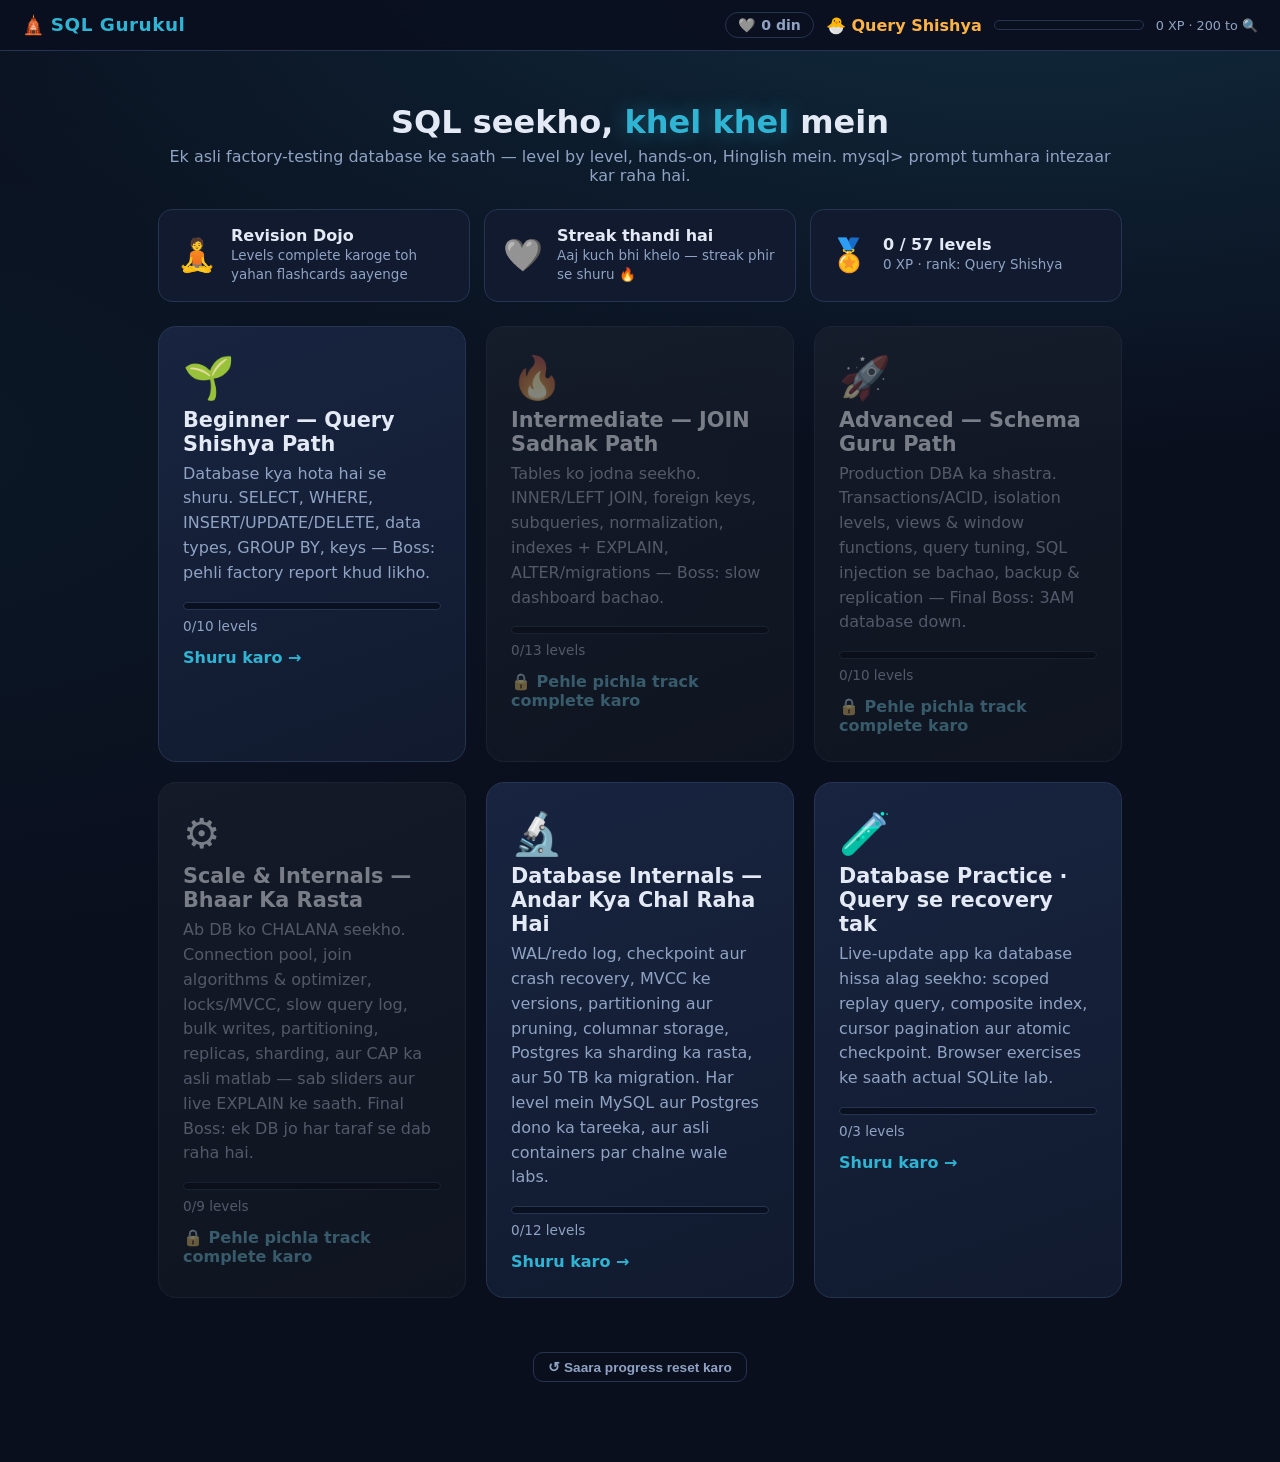
<file: index.html>
<!DOCTYPE html>
<html lang="en">
<head>
  <meta charset="utf-8">
  <meta name="viewport" content="width=device-width, initial-scale=1">
  <title>SQL Gurukul — SQL seekho, khel khel mein</title>
  <link rel="icon" href="data:image/svg+xml,<svg xmlns='http://www.w3.org/2000/svg' viewBox='0 0 100 100'><text y='80' font-size='80'>🛕</text></svg>">
  <link rel="stylesheet" href="style.css">
</head>
<body>
  <header id="topbar"></header>
  <main id="app"></main>
  <!-- Engine (load order CRITICAL — games.js MUST come before sqlcli.js & app.js) -->
  <script src="core.js"></script>
  <script src="data-core.js"></script>
  <script src="visuals.js"></script>
  <script src="games.js"></script>
  <script src="labs.js"></script>
  <script src="sqlcli.js"></script>
  <script src="dockerlab.js"></script>
  <!-- Content (har track apni file mein — nayi cheez seekhi? bas data file mein level add karo) -->
  <script src="data-beginner.js"></script>
  <script src="data-intermediate.js"></script>
  <script src="data-advanced.js"></script>
  <script src="data-scale.js"></script>
  <script src="data-int-wal.js"></script>
  <script src="data-int-mvcc.js"></script>
  <script src="data-int-partitioning.js"></script>
  <script src="data-int-columnar.js"></script>
  <script src="data-int-sharding.js"></script>
  <script src="data-int-migration.js"></script>
  <script src="data-int-ops.js"></script>
  <script src="data-int-trees.js"></script>
  <script src="data-int-advisory.js"></script>
  <!-- Screens (last — boot happens here) -->
  <script src="data-sds-replay.js"></script>
  <script src="data-sds-dedup.js"></script>
  <script src="data-sds-query-cost.js"></script>
  <script src="data-sds-seat-claim.js"></script>
  <script src="data-sds-request-replay.js"></script>
  <script src="data-sds-spatial-query.js"></script>
  <script src="data-sds-judge.js"></script>
  <script src="data-sds-method.js"></script>
  <script src="app.js"></script>
</body>
</html>
</file>
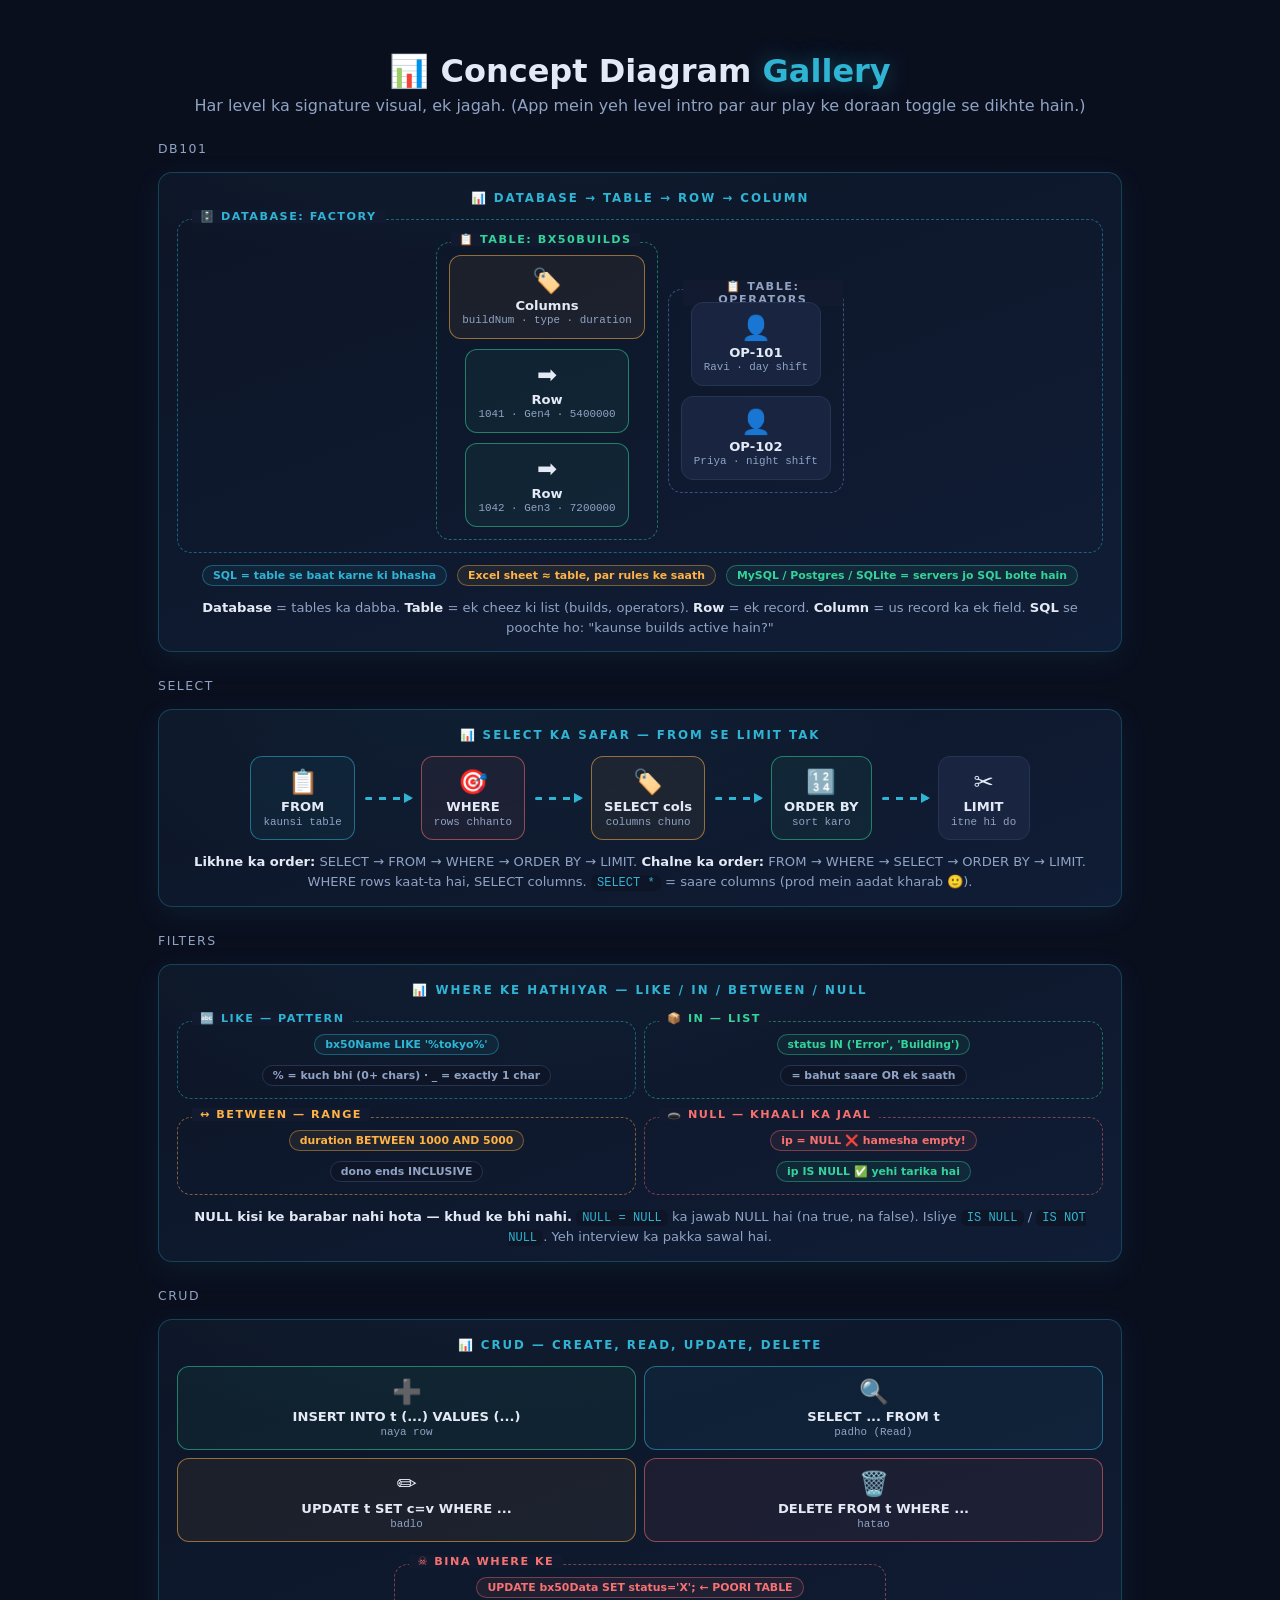
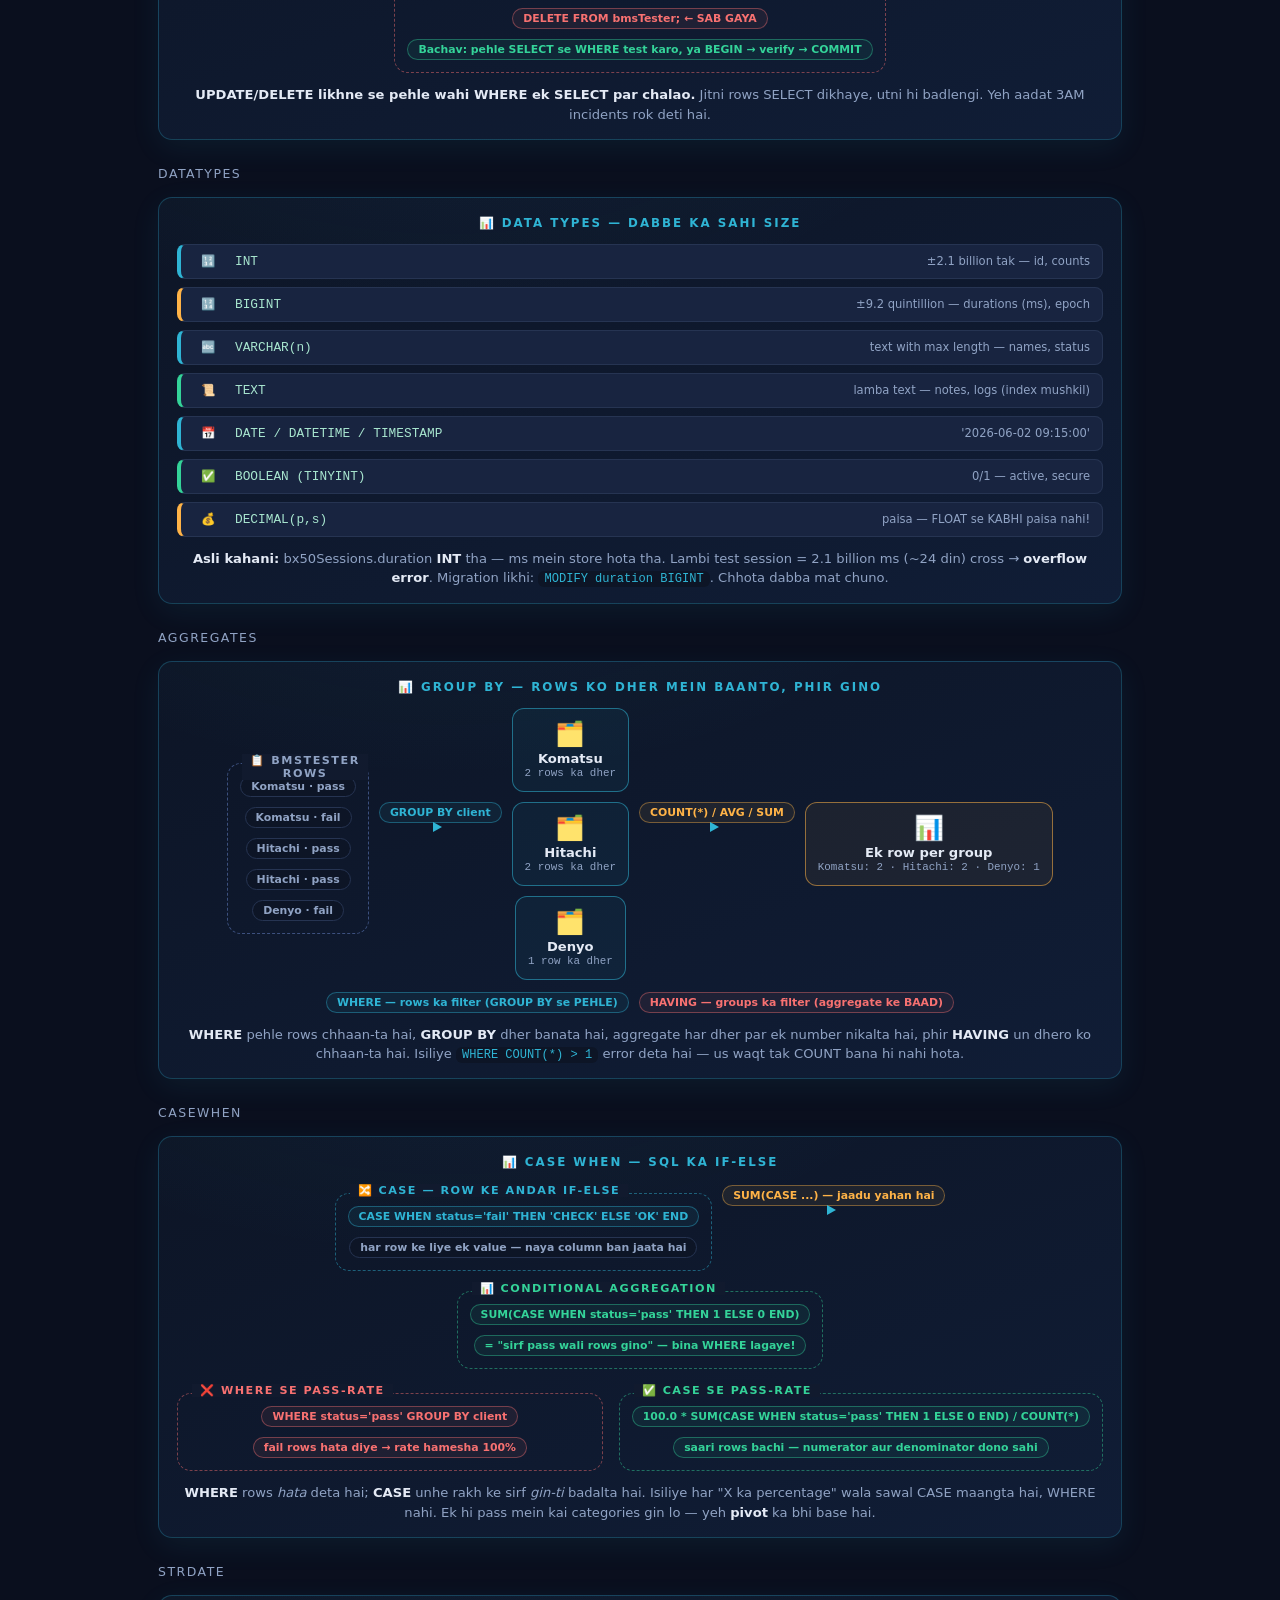
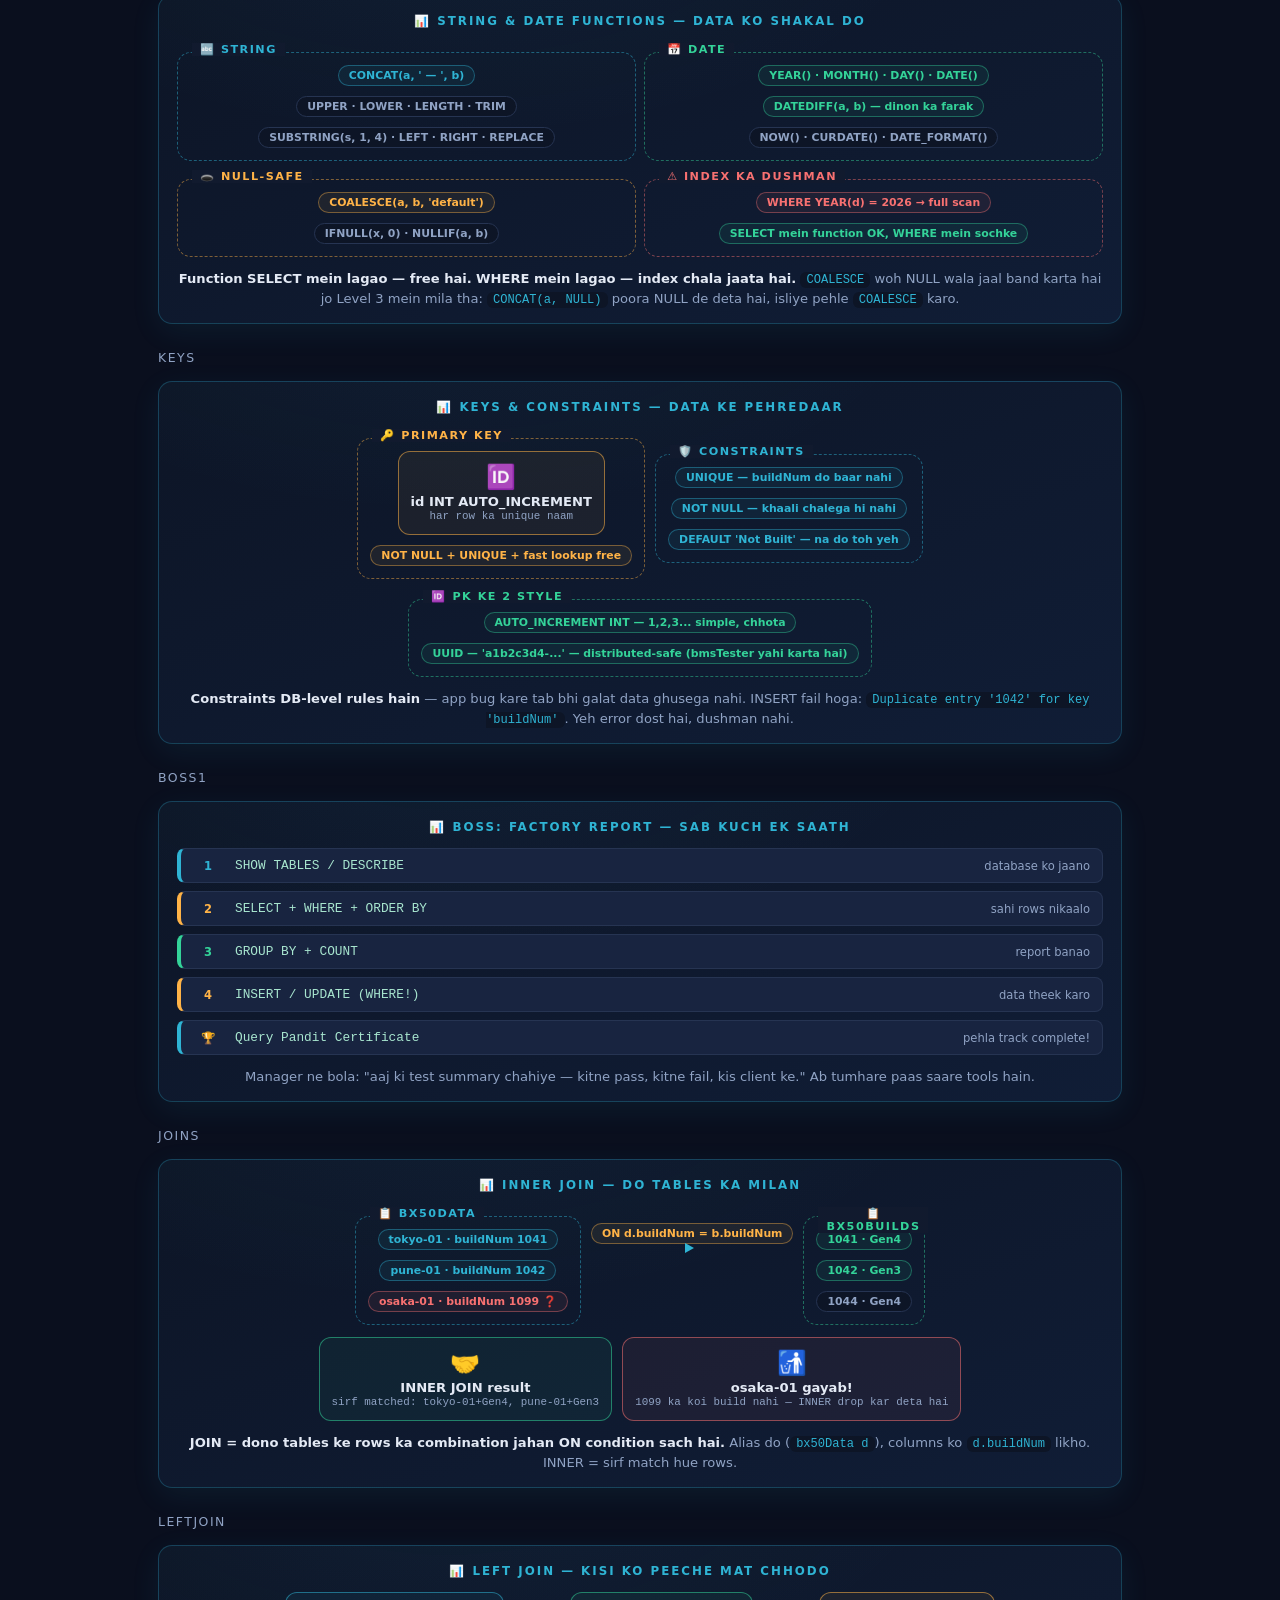
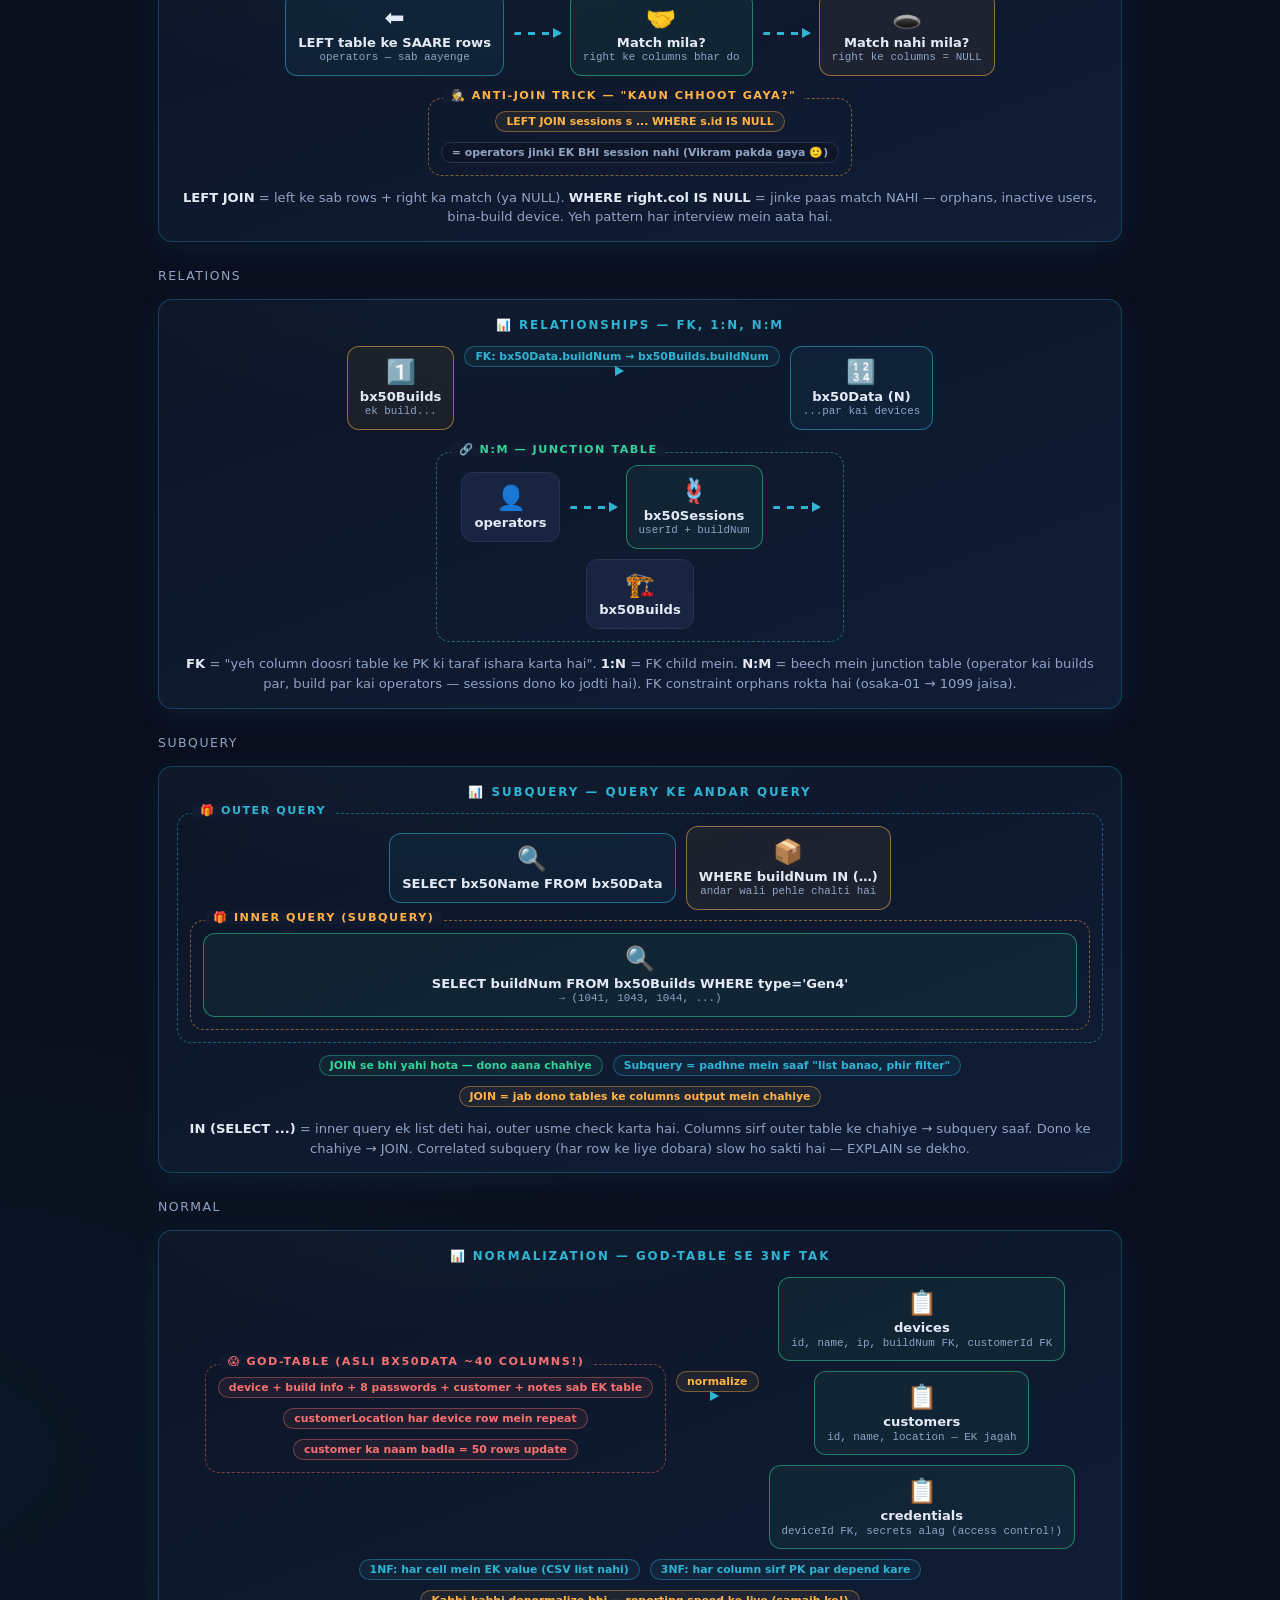
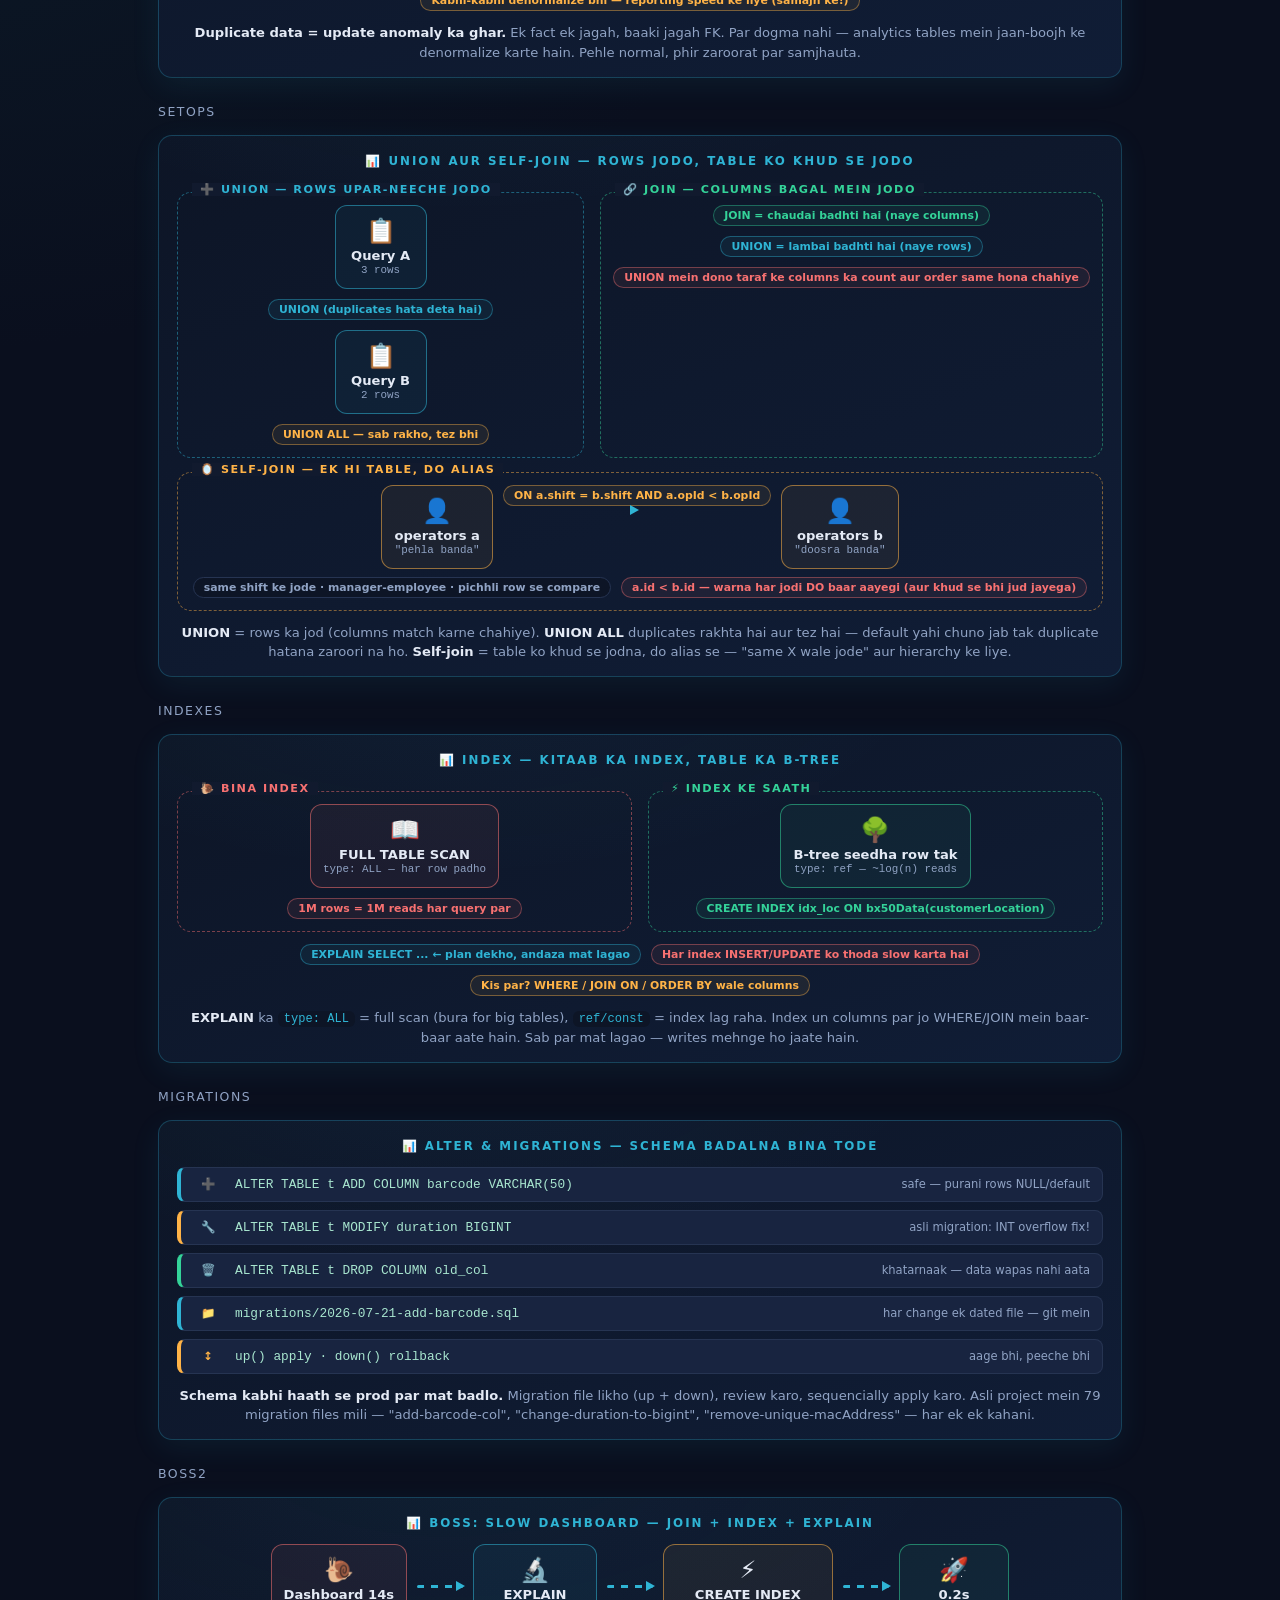
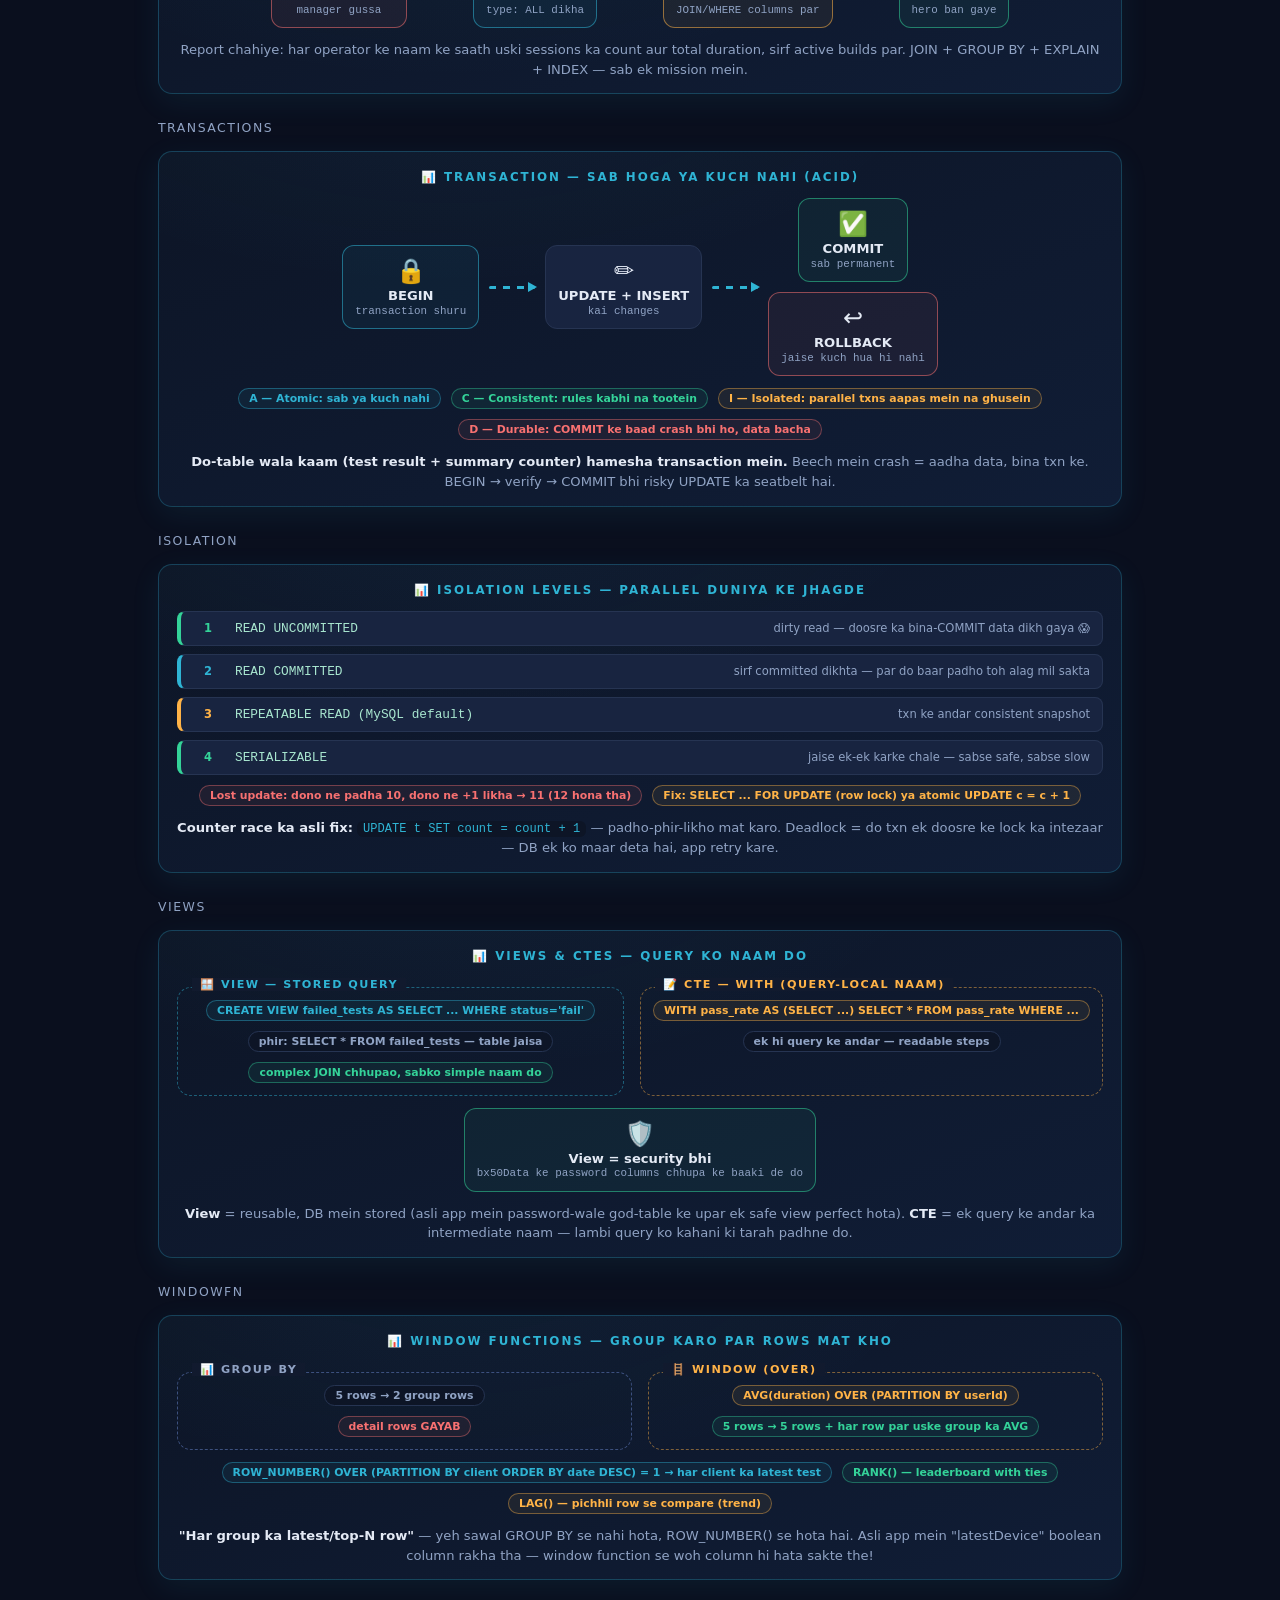
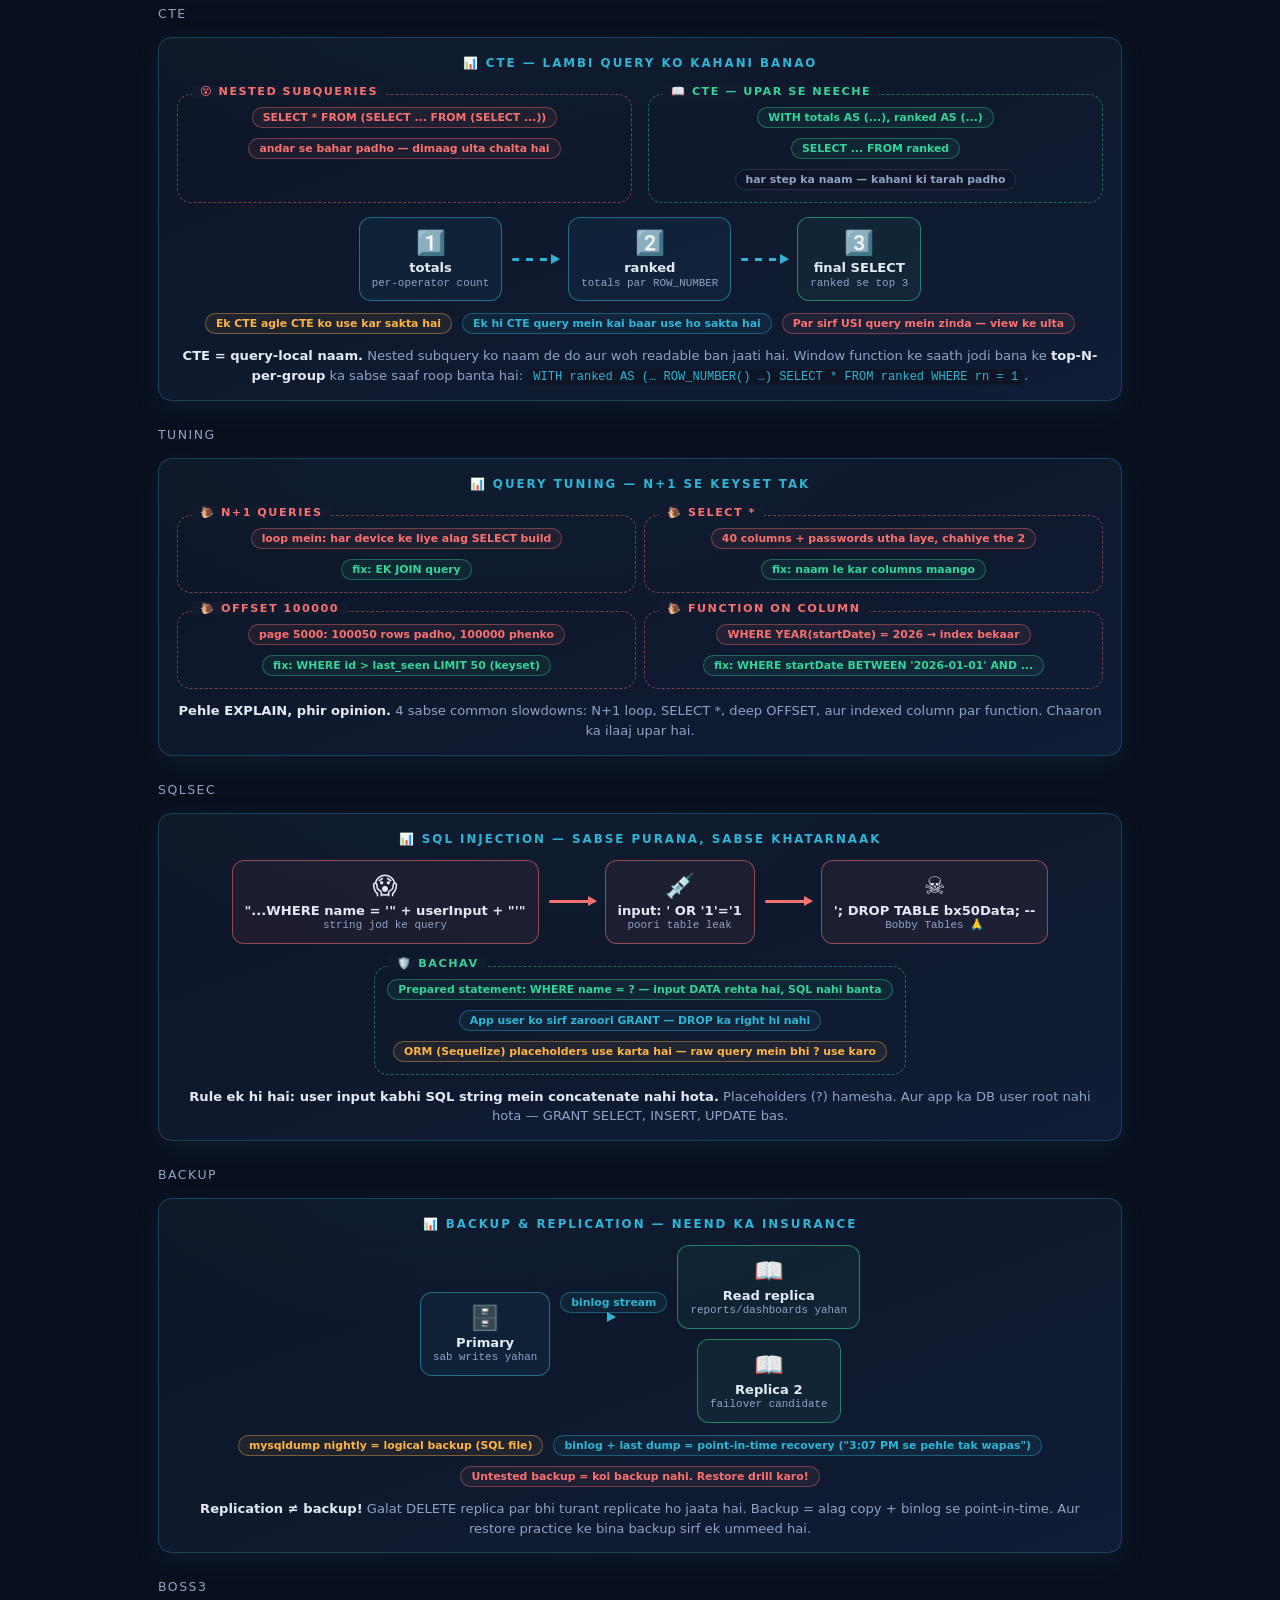
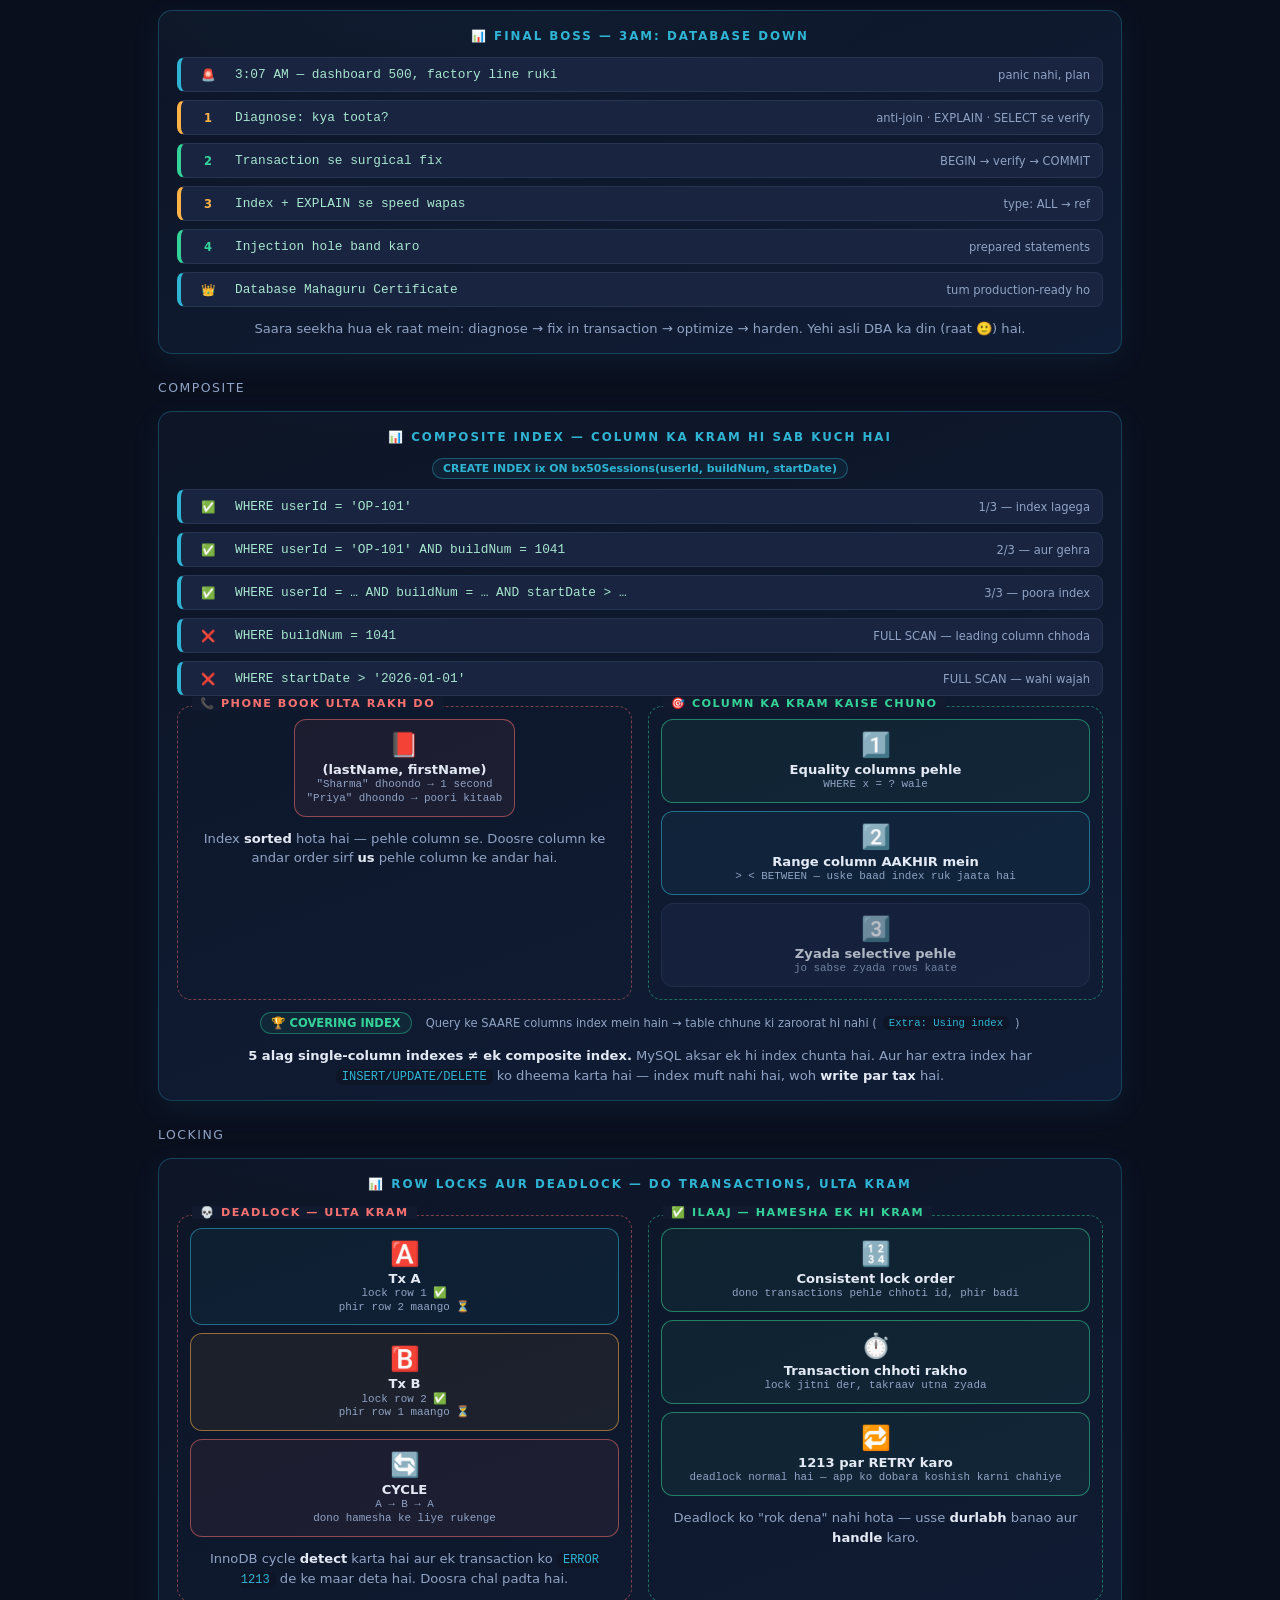
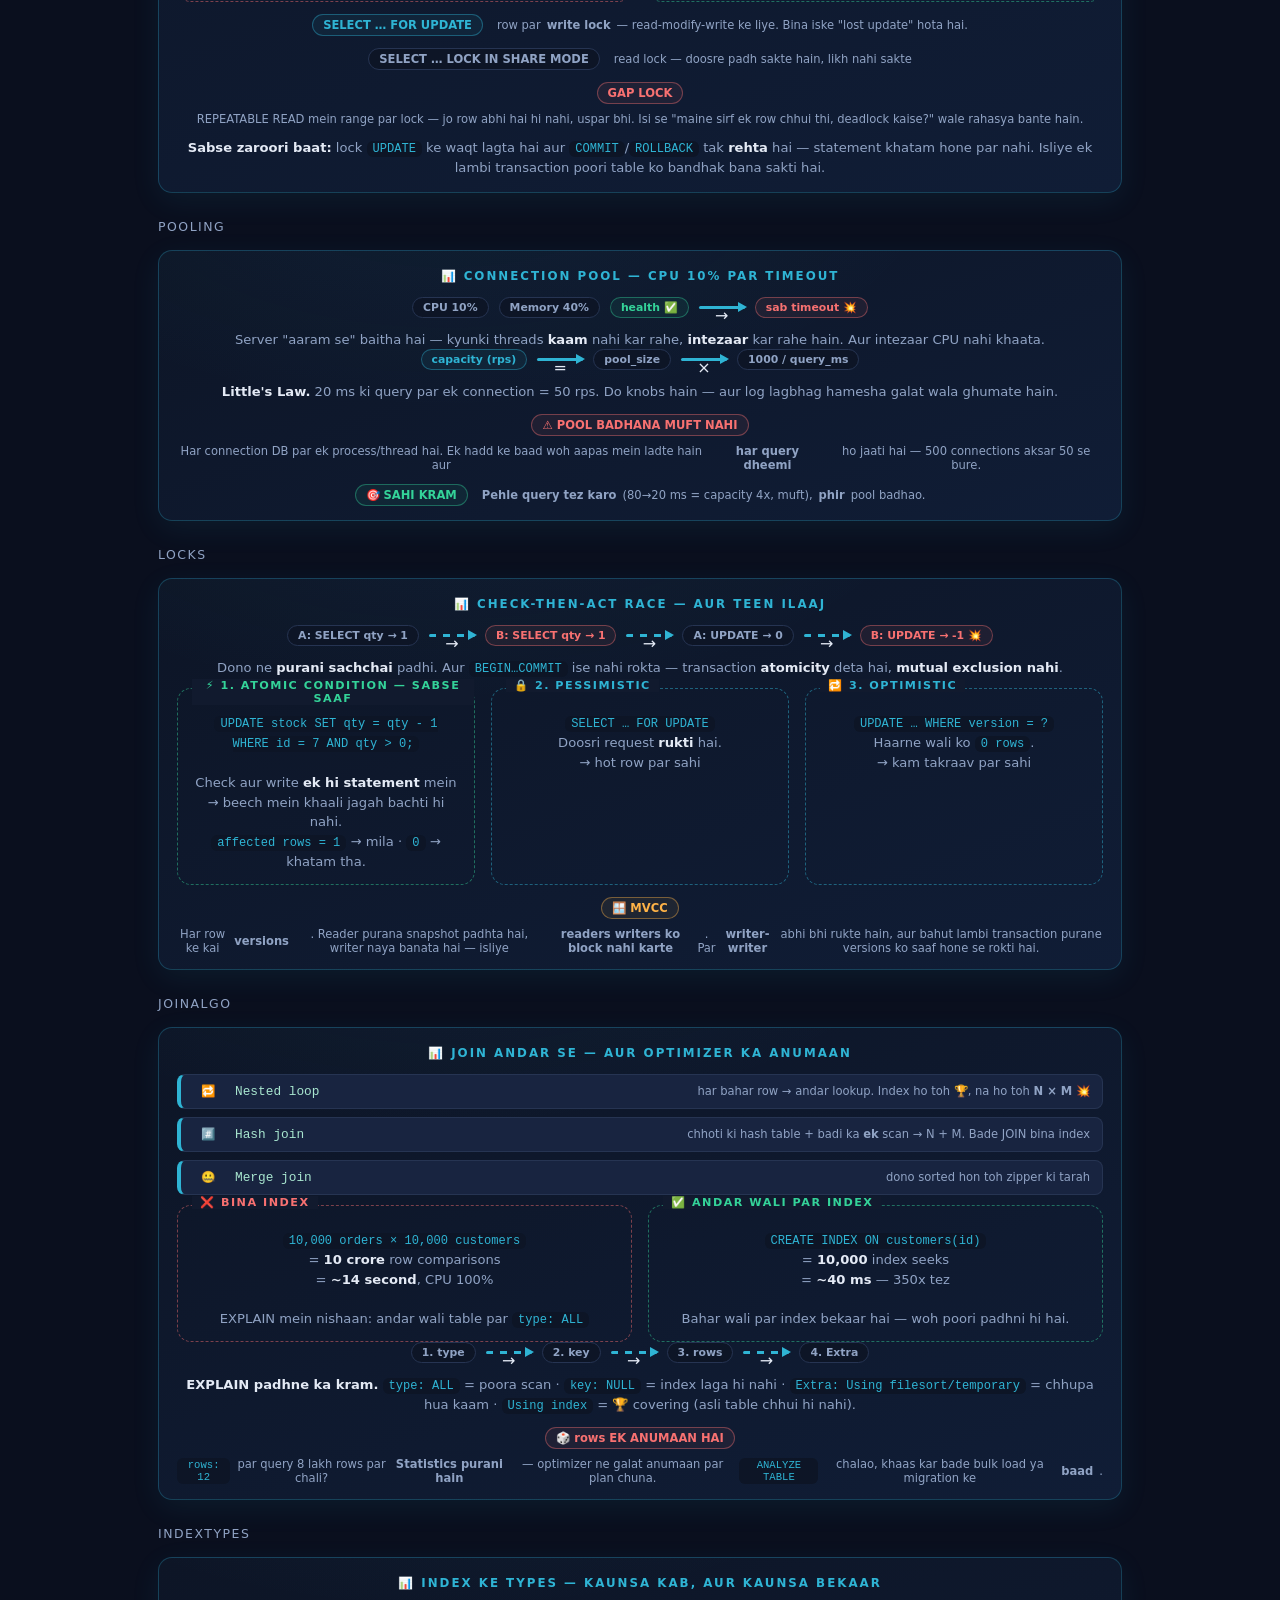
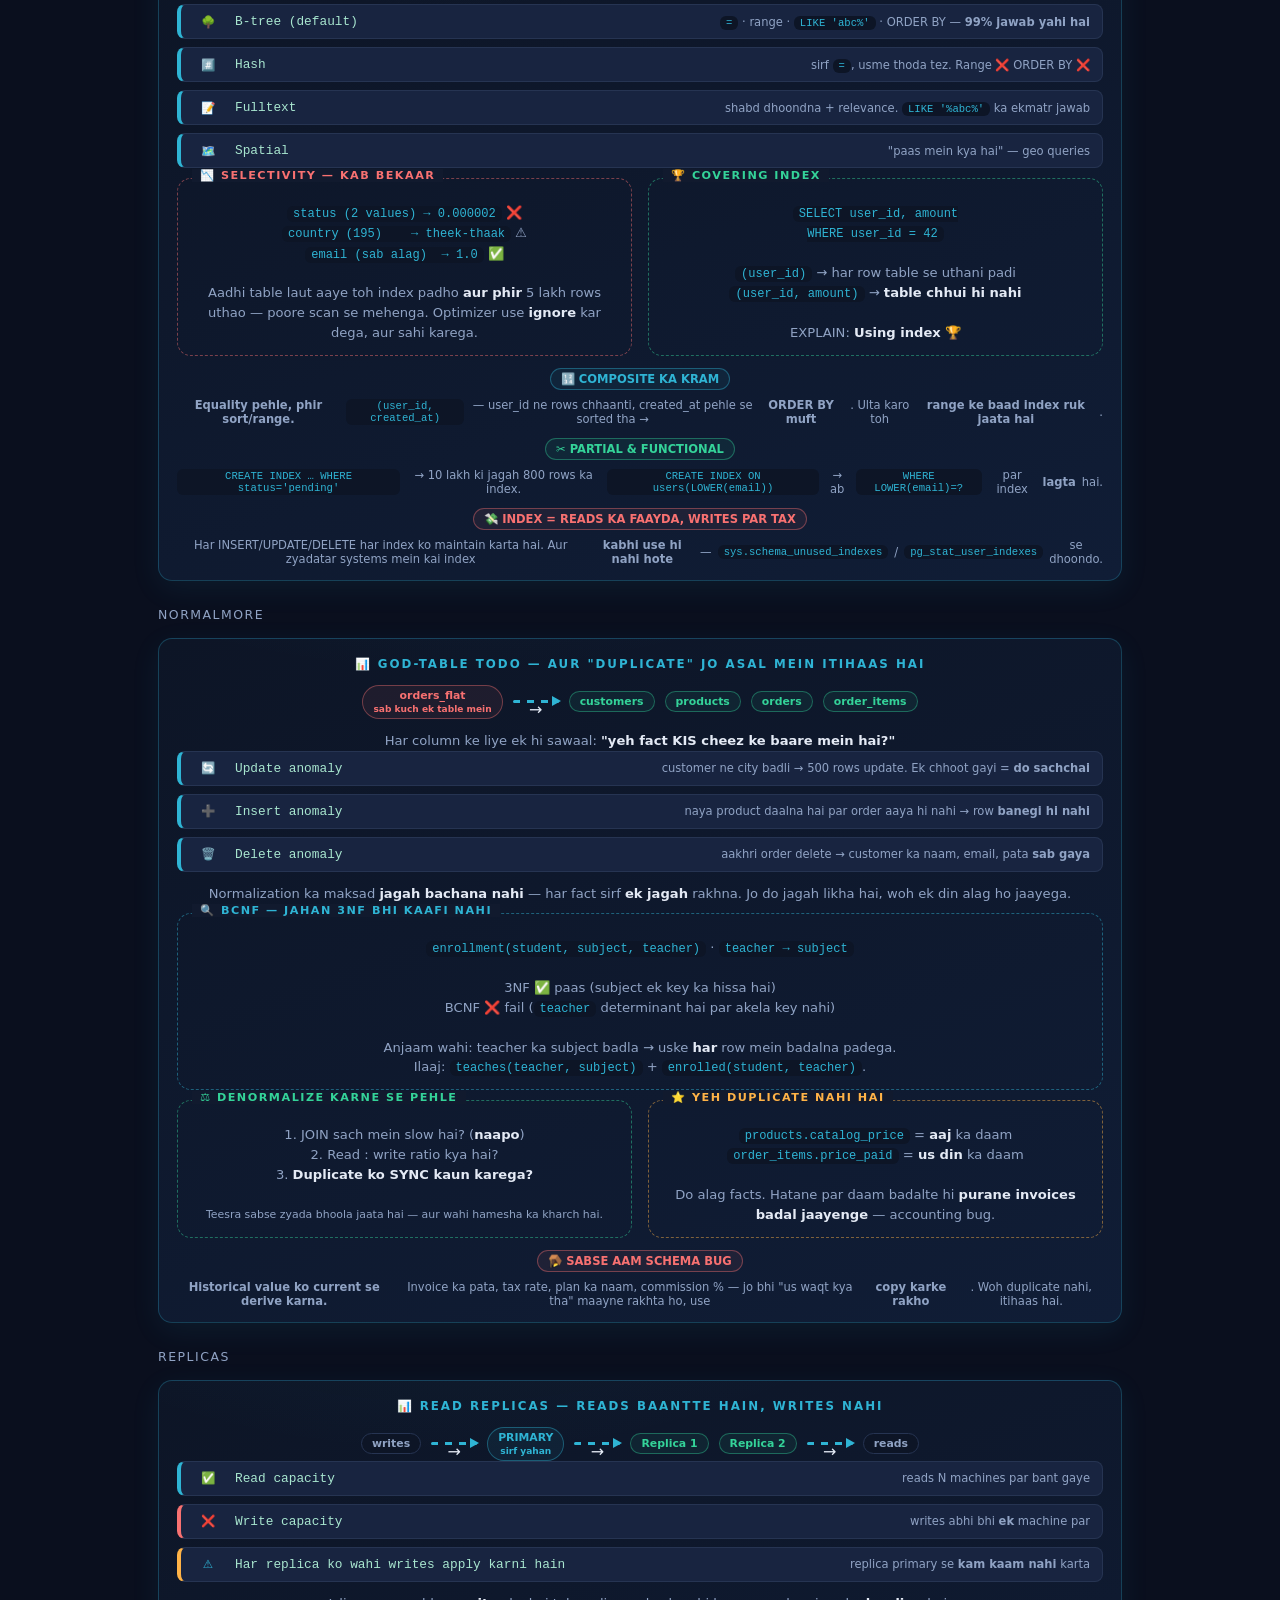
<file: gallery.html>
<!DOCTYPE html>
<html lang="en">
<head>
  <meta charset="utf-8">
  <meta name="viewport" content="width=device-width, initial-scale=1">
  <title>SQL Gurukul — Diagram Gallery</title>
  <link rel="icon" href="data:image/svg+xml,<svg xmlns='http://www.w3.org/2000/svg' viewBox='0 0 100 100'><text y='80' font-size='80'>📊</text></svg>">
  <link rel="stylesheet" href="style.css">
</head>
<body>
  <main id="app" style="max-width:1000px;margin:0 auto;padding:24px 18px 80px">
    <section class="hero">
      <h1>📊 Concept Diagram <span class="glow">Gallery</span></h1>
      <p>Har level ka signature visual, ek jagah. (App mein yeh level intro par aur play ke doraan toggle se dikhte hain.)</p>
    </section>
    <div id="g"></div>
  </main>
  <script src="core.js"></script>
  <script src="data-core.js"></script>
  <script src="visuals.js"></script>
  <script src="data-sds-replay.js"></script>
  <script src="data-sds-dedup.js"></script>
  <script src="data-sds-query-cost.js"></script>
  <script src="data-sds-seat-claim.js"></script>
  <script src="data-sds-request-replay.js"></script>
  <script src="data-sds-spatial-query.js"></script>
  <script>
    const g = document.getElementById('g');
    for (const id in VISUALS) {
      const v = VISUALS[id];
      const sec = document.createElement('section');
      sec.innerHTML =
        '<div class="crumb" style="margin-top:26px">' + id + '</div>' +
        '<div class="diagram hero"><div class="dg-title">📊 ' + v.t + '</div>' + v.html + '</div>';
      g.appendChild(sec);
    }
  </script>
</body>
</html>
</file>
<file: style.css>
/* ============ SQL Gurukul — theme (MySQL teal #2fb4d4 + amber) ============ */
:root {
  --bg: #0a0f1e;
  --panel: #111a2e;
  --panel2: #182440;
  --border: #263452;
  --text: #e4eaf5;
  --muted: #90a3c4;
  --accent: #2fb4d4;       /* MySQL teal */
  --accent2: #00758f;
  --sql-navy: #0e2a35;     /* deep sea navy */
  --good: #34d399;
  --bad: #f87171;
  --gold: #ffb347;
  --radius: 14px;
}

* { box-sizing: border-box; }
html, body { margin: 0; padding: 0; }
body {
  background:
    radial-gradient(1200px 600px at 80% -10%, #2fb4d433, transparent),
    radial-gradient(900px 500px at -10% 30%, #0e2a3555, transparent),
    var(--bg);
  color: var(--text);
  font-family: 'Segoe UI', system-ui, -apple-system, sans-serif;
  min-height: 100vh;
}

code, pre { font-family: 'Cascadia Code', 'Fira Code', Consolas, monospace; }
code { background: #0d1526; padding: 1px 6px; border-radius: 6px; color: var(--accent); font-size: .92em; }
pre {
  background: #091020;
  border: 1px solid var(--border);
  border-radius: 10px;
  padding: 12px 14px;
  overflow-x: auto;
  font-size: .85rem;
  line-height: 1.5;
  color: #a8e6cf;
}

/* ---------- topbar ---------- */
#topbar {
  position: sticky; top: 0; z-index: 10;
  display: flex; align-items: center; justify-content: space-between;
  gap: 16px; flex-wrap: wrap;
  padding: 12px 22px;
  background: #0a0f1eee;
  backdrop-filter: blur(8px);
  border-bottom: 1px solid var(--border);
}
.brand { font-size: 1.15rem; cursor: pointer; user-select: none; }
.brand b { letter-spacing: .5px; color: var(--accent); }
.rankbox { display: flex; align-items: center; gap: 12px; flex-wrap: wrap; }
.rank { font-weight: 600; color: var(--gold); white-space: nowrap; }
.xpbar {
  width: 150px; height: 10px; border-radius: 6px;
  background: #091020; border: 1px solid var(--border); overflow: hidden;
}
.xpfill {
  height: 100%; border-radius: 6px;
  background: linear-gradient(90deg, var(--accent), var(--good));
  transition: width .5s ease;
}
.xptext { font-size: .8rem; color: var(--muted); white-space: nowrap; }
.streakbox {
  font-weight: 700; color: var(--gold); white-space: nowrap;
  background: #ffb34712; border: 1px solid #ffb34744;
  border-radius: 20px; padding: 4px 12px; font-size: .88rem;
}
.streakbox.cold { color: var(--muted); background: transparent; border-color: var(--border); }

.xp-float {
  position: absolute; right: 30px; top: 46px;
  color: var(--good); font-weight: 700; font-size: 1rem;
  animation: floatUp 1.2s ease forwards; pointer-events: none;
}
@keyframes floatUp { from { opacity: 1; transform: translateY(0); } to { opacity: 0; transform: translateY(-28px); } }

/* ---------- layout ---------- */
#app { max-width: 1000px; margin: 0 auto; padding: 24px 18px 80px; }

.hero { text-align: center; margin: 28px 0 8px; }
.hero h1 { font-size: 2rem; margin: 0 0 6px; }
.hero p { color: var(--muted); margin: 0; }
.glow { color: var(--accent); text-shadow: 0 0 22px #2fb4d466; }

/* ---------- home: dojo + streak strip ---------- */
.homestrip {
  display: grid; gap: 14px; margin-top: 24px;
  grid-template-columns: repeat(auto-fit, minmax(230px, 1fr));
}
.stripcard {
  background: var(--panel);
  border: 1px solid var(--border);
  border-radius: var(--radius);
  padding: 16px 18px;
  display: flex; align-items: center; gap: 14px;
}
.stripcard.clickable { cursor: pointer; transition: transform .15s, border-color .15s; }
.stripcard.clickable:hover { transform: translateY(-3px); border-color: var(--accent); }
.stripcard.due { border-color: #ffb34766; box-shadow: 0 0 20px #ffb34714; }
.strip-icon { font-size: 2rem; }
.strip-title { font-weight: 700; }
.strip-sub { color: var(--muted); font-size: .84rem; margin-top: 2px; line-height: 1.4; }

/* ---------- track selector ---------- */
.trackmap {
  display: grid; gap: 20px; margin-top: 24px;
  grid-template-columns: repeat(auto-fit, minmax(300px, 1fr));
}
.trackcard {
  background: linear-gradient(160deg, var(--panel2), var(--panel));
  border: 1px solid var(--border);
  border-radius: 18px;
  padding: 26px 24px;
  cursor: pointer;
  transition: transform .15s, border-color .15s, box-shadow .15s;
}
.trackcard:hover { transform: translateY(-4px); border-color: var(--accent); box-shadow: 0 12px 32px #2fb4d422; }
.trackcard.done { border-color: #34d39966; }
.trackcard.locked { opacity: .5; filter: grayscale(.5); cursor: not-allowed; }
.tk-icon { font-size: 2.6rem; }
.tk-name { font-size: 1.3rem; font-weight: 700; margin: 6px 0; }
.tk-blurb { color: var(--muted); line-height: 1.55; min-height: 66px; }
.tk-bar {
  height: 8px; border-radius: 6px; background: #091020;
  border: 1px solid var(--border); overflow: hidden; margin: 16px 0 8px;
}
.tk-fill { height: 100%; background: linear-gradient(90deg, var(--accent), var(--good)); transition: width .5s; }
.tk-prog { font-size: .85rem; color: var(--muted); }
.tk-go { margin-top: 14px; color: var(--accent); font-weight: 700; }

/* ---------- track header ---------- */
.track-head { display: flex; align-items: center; gap: 16px; margin-top: 22px; flex-wrap: wrap; }
.track-title { margin: 0; }

/* ---------- level map ---------- */
.levelmap {
  display: grid; gap: 16px; margin-top: 28px;
  grid-template-columns: repeat(auto-fill, minmax(280px, 1fr));
}
.levelcard {
  background: var(--panel);
  border: 1px solid var(--border);
  border-radius: var(--radius);
  padding: 18px;
  cursor: pointer;
  transition: transform .15s, border-color .15s, box-shadow .15s;
  position: relative;
}
.levelcard:hover:not(.locked) { transform: translateY(-3px); border-color: var(--accent); box-shadow: 0 8px 24px #2fb4d422; }
.levelcard.locked { opacity: .45; cursor: not-allowed; filter: grayscale(.6); }
.levelcard.done { border-color: #34d39966; }
.lv-num { font-size: .72rem; letter-spacing: 2px; color: var(--muted); }
.lv-icon { font-size: 2rem; margin: 6px 0; }
.lv-title { font-weight: 600; margin-bottom: 8px; line-height: 1.35; }
.lv-stars { color: var(--gold); font-size: .95rem; }
.lv-badge {
  margin-top: 8px; font-size: .78rem; color: var(--good);
  background: #34d39915; border: 1px solid #34d39940;
  display: inline-block; padding: 2px 10px; border-radius: 20px;
}

.certbtn-wrap { text-align: center; margin-top: 26px; }
.home-foot { text-align: center; margin-top: 40px; }

/* ---------- panels ---------- */
.panel {
  background: var(--panel);
  border: 1px solid var(--border);
  border-radius: var(--radius);
  padding: 26px;
  margin-top: 20px;
}
.crumb { font-size: .78rem; letter-spacing: 1.5px; text-transform: uppercase; color: var(--muted); margin-bottom: 8px; }
.level-h, .stage-h { margin: 0 0 14px; }
.instructions { color: var(--muted); line-height: 1.5; }

.lesson-card {
  background: var(--panel2);
  border: 1px solid var(--border);
  border-radius: 12px;
  padding: 16px 20px;
  margin: 14px 0;
  line-height: 1.6;
}
.lesson-card h3 { margin-top: 4px; color: var(--accent); }
.lesson-card table { border-collapse: collapse; width: 100%; margin: 10px 0; font-size: .9rem; }
.lesson-card th, .lesson-card td { border: 1px solid var(--border); padding: 7px 10px; text-align: left; }
.lesson-card th { background: #0d1526; color: var(--accent); }
.replay-note { color: var(--gold); }
.bonus-note {
  color: var(--gold);
  background: #ffb34710; border: 1px solid #ffb34740;
  border-radius: 10px; padding: 8px 14px; display: inline-block;
}

/* real-incident callout inside lessons */
.war-story {
  background: #f8717108;
  border: 1px solid #f8717138;
  border-left: 4px solid var(--bad);
  border-radius: 10px;
  padding: 12px 16px;
  margin: 12px 0;
  line-height: 1.55;
  font-size: .93rem;
}
.war-story b:first-child, .war-story .ws-tag { color: var(--bad); }

/* ---------- objectives / success criteria ---------- */
.obj-box {
  background: #2fb4d40d;
  border: 1px solid #2fb4d44d;
  border-radius: 12px;
  padding: 14px 18px;
  margin: 14px 0;
}
.obj-box h4 { margin: 0 0 8px; color: var(--accent); letter-spacing: 1px; font-size: .82rem; text-transform: uppercase; }
.obj-box ul { margin: 0; padding-left: 22px; line-height: 1.7; }
.success-list { list-style: none; padding: 0; margin: 14px auto; max-width: 560px; text-align: left; }
.success-list li {
  padding: 8px 12px; margin: 6px 0; border-radius: 10px;
  background: #34d3990d; border: 1px solid #34d39938; line-height: 1.5;
}
.success-list li::before { content: '✅ '; }

/* ---------- bonus round ---------- */
.bonus-panel { border-color: #ffb34766; box-shadow: 0 0 0 1px #ffb34722, 0 8px 30px #ffb34710; }
.bonus-banner {
  display: inline-block;
  background: linear-gradient(135deg, #d97706, #ffb347);
  color: #1a1206; font-weight: 800; letter-spacing: 1.5px;
  padding: 6px 16px; border-radius: 20px; font-size: .82rem;
  margin-bottom: 10px;
  box-shadow: 0 4px 14px #ffb34733;
  animation: shimmer 2.4s ease-in-out infinite;
}
@keyframes shimmer { 0%,100% { filter: brightness(1); } 50% { filter: brightness(1.18); } }

/* ---------- interview round ---------- */
.iv-panel { border-color: #2fb4d455; box-shadow: 0 0 0 1px #2fb4d422, 0 8px 30px #2fb4d412; }
.iv-banner {
  display: inline-block;
  background: linear-gradient(135deg, #00758f, #2fb4d4);
  color: #1a1206; font-weight: 800; letter-spacing: 1.5px;
  padding: 6px 16px; border-radius: 20px; font-size: .82rem;
  margin-bottom: 10px;
  box-shadow: 0 4px 14px #2fb4d444;
}
.iv-bubble {
  display: flex; gap: 12px; align-items: flex-start; margin: 14px 0;
}
.iv-avatar { font-size: 2.2rem; flex: 0 0 auto; }
.iv-q {
  background: var(--panel2);
  border: 1px solid #2fb4d444;
  border-radius: 4px 16px 16px 16px;
  padding: 12px 16px;
  line-height: 1.55;
  font-size: 1.02rem;
}
.iv-q b, .iv-q code { color: var(--accent); }

/* ---------- buttons ---------- */
.btn {
  background: linear-gradient(135deg, #00758f, #2fb4d4);
  color: #1a1206; border: 0; border-radius: 10px;
  padding: 10px 22px; font-size: 1rem; font-weight: 700;
  cursor: pointer; transition: transform .12s, filter .12s;
  margin-top: 14px;
}
.btn:hover { transform: translateY(-2px); filter: brightness(1.15); }
.btn.big { padding: 13px 30px; font-size: 1.08rem; }
.btn.small { padding: 6px 14px; font-size: .85rem; }
.btn.ghost { background: transparent; border: 1px solid var(--border); color: var(--muted); }
.btn.ghost:hover { border-color: var(--accent); color: var(--text); }
.btn.gold { background: linear-gradient(135deg, #d97706, #ffb347); color: #1a1206; }
.btn.good { background: linear-gradient(135deg, #059669, #34d399); color: #fff; }
.btn.danger { background: linear-gradient(135deg, #b91c1c, #f87171); color: #fff; }
.btnrow { display: flex; gap: 12px; flex-wrap: wrap; margin-top: 10px; }
.btnrow.center { justify-content: center; }

/* ---------- arena common ---------- */
.arena { margin-top: 18px; }
.feedback {
  min-height: 28px; margin: 14px 0; padding: 10px 14px;
  border-radius: 10px; font-size: .95rem; line-height: 1.45;
}
.feedback:empty { padding: 0; }
.feedback.good { background: #34d39912; border: 1px solid #34d39950; color: #b9f3dd; }
.feedback.bad { background: #f8717112; border: 1px solid #f8717150; color: #ffd2d2; }

.shake { animation: shake .35s; }
@keyframes shake {
  0%,100% { transform: translateX(0); }
  20% { transform: translateX(-7px); } 40% { transform: translateX(7px); }
  60% { transform: translateX(-5px); } 80% { transform: translateX(5px); }
}
.pop { animation: pop .3s ease; }
@keyframes pop { from { transform: scale(.92); opacity: 0; } to { transform: scale(1); opacity: 1; } }
.flash-good { box-shadow: 0 0 0 2px var(--good) !important; }

/* ---------- chips & pool ---------- */
.pool { display: flex; flex-wrap: wrap; gap: 10px; margin-top: 10px; }
.pool-label { color: var(--muted); margin: 16px 0 0; }
.chip {
  background: var(--panel2);
  border: 1px solid #3c507e;
  border-radius: 10px;
  padding: 9px 16px;
  cursor: grab;
  font-family: 'Cascadia Code', Consolas, monospace;
  font-size: .92rem;
  user-select: none;
  transition: border-color .12s, transform .12s;
}
.chip:hover { border-color: var(--accent); transform: translateY(-2px); }
.chip.selected { border-color: var(--accent); box-shadow: 0 0 0 2px #2fb4d455; }
.chip.placed { cursor: default; border-color: #34d39960; background: #34d39912; transform: none; font-size: .8rem; padding: 5px 10px; }
.chip.wide { flex: 1 1 100%; cursor: pointer; line-height: 1.4; }

/* ---------- bins ---------- */
.bins-row { display: grid; gap: 12px; grid-template-columns: repeat(auto-fit, minmax(180px, 1fr)); }
.bin {
  background: #0d1526;
  border: 2px dashed var(--border);
  border-radius: 12px;
  min-height: 110px;
  padding: 10px;
  transition: border-color .15s, background .15s;
  cursor: pointer;
}
.bin.over { border-color: var(--accent); background: #2fb4d40d; }
.bin-label { font-weight: 600; font-size: .9rem; margin-bottom: 8px; }
.bin-items { display: flex; flex-wrap: wrap; gap: 6px; }

/* ---------- fill (Terraform / JSON / command completion) ---------- */
.fill-template {
  background: #091020;
  border: 1px solid var(--border);
  border-radius: 10px;
  padding: 16px 18px;
  font-family: 'Cascadia Code', 'Fira Code', Consolas, monospace;
  font-size: .9rem;
  line-height: 2.1;
  white-space: pre-wrap;
  color: #a8e6cf;
  overflow-x: auto;
}
.blank {
  display: inline-block;
  min-width: 56px;
  padding: 2px 12px;
  margin: 0 2px;
  text-align: center;
  color: var(--muted);
  background: #111a2e;
  border: 1px dashed var(--accent);
  border-radius: 6px;
  cursor: pointer;
  vertical-align: baseline;
  transition: background .12s, border-color .12s;
}
.blank:hover:not(.filled) { background: #2fb4d418; }
.blank.over { background: #2fb4d42e; border-style: solid; }
.blank.filled { color: var(--text); background: #34d39914; border: 1px solid #34d39966; cursor: default; }

/* ---------- order ---------- */
.slots { display: flex; flex-direction: column; gap: 8px; }
.slot {
  display: flex; gap: 12px; align-items: center;
  background: #0d1526;
  border: 2px dashed var(--border);
  border-radius: 10px;
  padding: 10px 14px;
  min-height: 46px;
  color: var(--muted);
  transition: border-color .15s;
}
.slot.active { border-color: var(--accent); color: var(--text); box-shadow: 0 0 14px #2fb4d422; }
.slot.over { background: #2fb4d40d; }
.slot.filled { border-style: solid; border-color: #34d39955; color: var(--text); }
.slot-num {
  flex: 0 0 28px; height: 28px; border-radius: 50%;
  background: var(--panel2); border: 1px solid var(--border);
  display: flex; align-items: center; justify-content: center;
  font-weight: 700; font-size: .85rem;
}
.slot.filled .slot-num { background: #34d39922; border-color: #34d39966; color: var(--good); }
.slot-text { line-height: 1.4; }
.slot-text small { display: block; color: var(--muted); margin-top: 3px; }

/* ---------- match ---------- */
.match-grid { display: grid; grid-template-columns: 1fr 1.6fr; gap: 12px; }
.match-col { display: flex; flex-direction: column; gap: 10px; }
.mcard {
  background: var(--panel2);
  border: 1px solid #3c507e;
  border-radius: 10px;
  padding: 12px 14px;
  cursor: pointer;
  line-height: 1.4;
  font-size: .93rem;
  transition: border-color .12s, transform .12s;
  user-select: none;
}
.mcard.left { font-weight: 700; display: flex; align-items: center; }
.mcard:hover:not(.done) { border-color: var(--accent); transform: translateY(-1px); }
.mcard.selected { border-color: var(--accent); box-shadow: 0 0 0 2px #2fb4d455; }
.mcard.done { border-color: #34d39960; background: #34d39910; cursor: default; opacity: .85; }
@media (max-width: 640px) { .match-grid { grid-template-columns: 1fr; } }

/* ---------- quiz ---------- */
.quiz-progress { font-size: .8rem; color: var(--muted); letter-spacing: 1px; margin-bottom: 10px; }
.context { white-space: pre-wrap; }
.question { font-size: 1.12rem; font-weight: 600; line-height: 1.5; margin: 14px 0; }
.choices { display: flex; flex-direction: column; gap: 10px; }
.choice {
  text-align: left;
  background: var(--panel2);
  border: 1px solid #3c507e;
  color: var(--text);
  border-radius: 10px;
  padding: 12px 16px;
  font-size: .97rem;
  cursor: pointer;
  line-height: 1.45;
  transition: border-color .12s, transform .12s;
}
.choice:hover:not(:disabled) { border-color: var(--accent); transform: translateX(4px); }
.choice.correct { border-color: var(--good); background: #34d39918; }
.choice.wrong { border-color: var(--bad); background: #f8717115; opacity: .7; }
.choice:disabled { cursor: default; }

/* ---------- hotspot (click-the-diagram) ---------- */
.hotspot-wrap .diagram { cursor: default; }
.hs-target [data-hs] { cursor: pointer; transition: transform .12s, box-shadow .12s; }
.hs-target [data-hs]:hover { transform: translateY(-2px); box-shadow: 0 0 0 2px #2fb4d488; }
.hs-target [data-hs].hs-good { box-shadow: 0 0 0 3px var(--good) !important; }
.hs-target [data-hs].hs-bad { box-shadow: 0 0 0 3px var(--bad) !important; }

/* ---------- incident (3AM pager decision tree) ---------- */
.pager {
  background: #1a0f10;
  border: 1px solid #f8717150;
  border-radius: 12px;
  padding: 14px 18px;
  margin-bottom: 14px;
  font-family: 'Cascadia Code', Consolas, monospace;
  font-size: .88rem;
  line-height: 1.6;
  color: #ffd2d2;
  box-shadow: 0 0 24px #f8717115;
}
.pager .pager-head { color: var(--bad); font-weight: 800; letter-spacing: 1px; animation: blink 1.4s step-end infinite; }
@keyframes blink { 50% { opacity: .45; } }
.inc-sitrep {
  background: #091020; border: 1px solid var(--border); border-radius: 10px;
  padding: 12px 14px; margin: 12px 0; font-family: 'Cascadia Code', Consolas, monospace;
  font-size: .84rem; white-space: pre-wrap; color: #a8e6cf; overflow-x: auto;
}
.inc-node { margin-top: 10px; }
.inc-text { font-size: 1.05rem; font-weight: 600; line-height: 1.5; margin: 12px 0; }
.inc-log {
  color: var(--muted); font-size: .86rem; border-left: 3px solid var(--border);
  padding: 4px 12px; margin: 10px 0; line-height: 1.6;
}
.inc-log .ok { color: var(--good); }

/* ---------- terminal (mysql simulator) ---------- */
.term-goal {
  background: #2fb4d40d;
  border: 1px solid #2fb4d44d;
  border-radius: 12px;
  padding: 12px 16px;
  margin-bottom: 12px;
  line-height: 1.5;
}
.term-goal h4 { margin: 0 0 6px; color: var(--accent); font-size: .82rem; letter-spacing: 1px; text-transform: uppercase; }
.term-tasks { list-style: none; margin: 8px 0 0; padding: 0; font-size: .9rem; }
.term-tasks li { padding: 3px 0; color: var(--muted); }
.term-tasks li::before { content: '⬜ '; }
.term-tasks li.done { color: var(--good); }
.term-tasks li.done::before { content: '✅ '; }
.terminal {
  background: #05080f;
  border: 1px solid #263452;
  border-radius: 12px;
  overflow: hidden;
  box-shadow: 0 8px 30px #00000066;
}
.term-bar {
  display: flex; align-items: center; gap: 8px;
  background: #101828; padding: 8px 14px;
  border-bottom: 1px solid var(--border);
  font-size: .8rem; color: var(--muted);
}
.term-bar .dot { width: 11px; height: 11px; border-radius: 50%; }
.term-out {
  padding: 12px 14px;
  height: 320px;
  overflow-y: auto;
  font-family: 'Cascadia Code', 'Fira Code', Consolas, monospace;
  font-size: .84rem;
  line-height: 1.55;
  white-space: pre-wrap;
  word-break: break-word;
}
.term-out .t-cmd { color: #e4eaf5; font-weight: 600; }
.term-out .t-cmd::before { content: '$ '; color: var(--good); }
.term-out .t-ok { color: #a8e6cf; }
.term-out .t-err { color: #ffb0b0; }
.term-out .t-hint { color: var(--gold); }
.term-out .t-sys { color: var(--muted); font-style: italic; }
.term-in {
  display: flex; align-items: center; gap: 8px;
  border-top: 1px solid var(--border);
  padding: 8px 14px;
  background: #070c16;
}
.term-in .ps1 { color: var(--good); font-family: 'Cascadia Code', Consolas, monospace; font-weight: 700; }
.term-in input {
  flex: 1; background: transparent; border: 0; outline: 0;
  color: var(--text); font-family: 'Cascadia Code', 'Fira Code', Consolas, monospace;
  font-size: .9rem;
}
.term-btns { display: flex; gap: 8px; margin-top: 10px; flex-wrap: wrap; }

/* ---------- homework ---------- */
.homework {
  background: #34d3990a;
  border: 1px dashed #34d39955;
  border-radius: 12px;
  padding: 14px 18px;
  margin: 16px 0;
  line-height: 1.6;
}
.homework h4 { margin: 0 0 8px; color: var(--good); }
.homework pre { margin: 8px 0; }

/* ---------- Revision Dojo ---------- */
.dojo-head { text-align: center; margin: 10px 0 4px; }
.dojo-count { color: var(--muted); }
.flashcard {
  max-width: 620px; margin: 20px auto;
  perspective: 1000px; min-height: 240px;
}
.fc-inner {
  background: linear-gradient(160deg, var(--panel2), var(--panel));
  border: 1px solid #2fb4d444;
  border-radius: 18px;
  padding: 30px 26px;
  min-height: 240px;
  display: flex; flex-direction: column; justify-content: center; gap: 14px;
  text-align: center;
  box-shadow: 0 12px 40px #00000044;
}
.fc-tag { font-size: .72rem; letter-spacing: 2px; text-transform: uppercase; color: var(--muted); }
.fc-front { font-size: 1.15rem; font-weight: 600; line-height: 1.55; }
.fc-back {
  border-top: 1px dashed var(--border); padding-top: 14px;
  line-height: 1.6; color: #cfe3d8; text-align: left;
}
.fc-back code { color: var(--accent); }
.dojo-done { text-align: center; padding: 30px 0; }
.dojo-done .big { font-size: 3rem; }

/* ---------- pop quiz ---------- */
.popquiz-banner {
  display: inline-block;
  background: linear-gradient(135deg, #7c3aed, #a78bfa);
  color: #fff; font-weight: 800; letter-spacing: 1.5px;
  padding: 6px 16px; border-radius: 20px; font-size: .82rem;
  margin-bottom: 10px;
  box-shadow: 0 4px 14px #7c3aed44;
}

/* ---------- summaries / completion ---------- */
.stage-summary {
  margin-top: 22px; text-align: center;
  background: var(--panel2);
  border: 1px solid var(--border);
  border-radius: 12px; padding: 22px;
}
.sum-emoji { font-size: 2.4rem; }
.sum-title { font-size: 1.2rem; font-weight: 700; margin: 6px 0; }
.sum-detail { color: var(--muted); }

.panel.complete { text-align: center; }
.confetti { font-size: 3rem; animation: bounce 1s infinite alternate; }
@keyframes bounce { from { transform: translateY(0); } to { transform: translateY(-10px); } }
.big-stars { font-size: 2.4rem; color: var(--gold); letter-spacing: 8px; margin: 8px 0; }
.earned-badge { font-size: 1.05rem; margin: 10px 0; color: var(--good); }

/* ---------- certificate ---------- */
.panel.cert { text-align: center; }
.cert-inner {
  border: 2px solid var(--gold);
  border-radius: 16px;
  padding: 36px 22px;
  background:
    radial-gradient(600px 300px at 50% -20%, #ffb34715, transparent),
    #0d1526;
}
.cert-crown { font-size: 3.4rem; }
.cert-inner h1 { letter-spacing: 8px; color: var(--gold); margin: 8px 0 2px; }
.cert-sub { color: var(--muted); letter-spacing: 2px; text-transform: uppercase; font-size: .8rem; }
.cert-stars { color: var(--gold); margin: 12px 0; }
.cert-stars span { color: var(--muted); font-size: .85rem; }
.cert-badges { font-size: 1.7rem; letter-spacing: 10px; margin: 10px 0; }
.cert-formula { color: var(--accent); font-weight: 600; }
.cert-motto { color: var(--muted); font-style: italic; }

/* =====================================================================
   DIAGRAMS — visual concept illustrations (HTML/CSS/SVG)
   ===================================================================== */
.diagram {
  background:
    radial-gradient(500px 240px at 30% -30%, #2fb4d410, transparent),
    linear-gradient(160deg, #0d1526, #101d36);
  border: 1px solid var(--border);
  border-radius: 14px;
  padding: 18px 18px 14px;
  margin: 16px 0;
  overflow: hidden;
}
.diagram.hero { border-color: #2fb4d444; box-shadow: 0 8px 30px #2fb4d414; }
.dg-title {
  font-size: .74rem; letter-spacing: 2px; text-transform: uppercase;
  color: var(--accent); margin-bottom: 14px; font-weight: 700;
}
.dg-cap { margin-top: 12px; font-size: .82rem; color: var(--muted); line-height: 1.5; text-align: center; }
.dg-cap b { color: var(--text); }

/* layout helpers */
.dg-flow { display: flex; align-items: center; justify-content: center; gap: 10px; flex-wrap: wrap; }
.dg-col { display: flex; flex-direction: column; align-items: center; gap: 10px; }
.dg-split { display: flex; gap: 16px; flex-wrap: wrap; justify-content: center; }
.dg-split > * { flex: 1 1 200px; }
.dg-stack { display: flex; flex-direction: column; gap: 8px; }

/* group box (e.g. region boundary, VPC boundary, AZ) */
.dg-box {
  border: 1.5px dashed #3c507e;
  border-radius: 14px;
  padding: 12px;
  position: relative;
  margin-top: 10px;
}
.dg-box > .bx-label {
  position: absolute; top: -10px; left: 14px;
  background: var(--panel); padding: 0 8px;
  font-size: .7rem; font-weight: 800; letter-spacing: 1.5px;
  color: var(--muted); text-transform: uppercase;
}
.dg-box.is-accent { border-color: #2fb4d477; } .dg-box.is-accent > .bx-label { color: var(--accent); }
.dg-box.is-good { border-color: #34d39977; } .dg-box.is-good > .bx-label { color: var(--good); }
.dg-box.is-gold { border-color: #ffb34777; } .dg-box.is-gold > .bx-label { color: var(--gold); }
.dg-box.is-bad { border-color: #f8717177; } .dg-box.is-bad > .bx-label { color: var(--bad); }

/* nodes */
.dg-node {
  position: relative;
  background: #182440;
  border: 1.5px solid var(--border);
  border-radius: 12px;
  padding: 10px 12px;
  min-width: 92px;
  text-align: center;
  line-height: 1.25;
}
.dg-node .ni { font-size: 1.5rem; display: block; }
.dg-node .nl { font-weight: 700; font-size: .82rem; display: block; margin-top: 2px; }
.dg-node .ns { font-size: .68rem; color: var(--muted); display: block; font-family: 'Cascadia Code', monospace; }
.dg-node.is-good   { border-color: #34d39988; background: #34d3990f; }
.dg-node.is-bad    { border-color: #f8717188; background: #f871710f; }
.dg-node.is-accent { border-color: #2fb4d488; background: #2fb4d40f; }
.dg-node.is-gold   { border-color: #ffb34788; background: #ffb3470f; }
.dg-node.is-muted  { border-color: var(--border); opacity: .75; }
.dg-node.pulse { animation: dgpulse 2s ease-in-out infinite; }

/* pills / chips */
.dg-pill {
  display: inline-block; padding: 3px 10px; border-radius: 20px;
  font-size: .68rem; font-weight: 700; white-space: nowrap;
  border: 1px solid var(--border); background: #0d1526; color: var(--muted);
}
.dg-pill.good { color: var(--good); border-color: #34d39966; background: #34d39912; }
.dg-pill.bad  { color: var(--bad);  border-color: #f8717166; background: #f8717112; }
.dg-pill.acc  { color: var(--accent); border-color: #2fb4d466; background: #2fb4d412; }
.dg-pill.gold { color: var(--gold); border-color: #ffb34766; background: #ffb34712; }

/* arrows */
.dg-arrow {
  position: relative; flex: 0 0 46px; height: 3px; align-self: center;
  background: var(--accent); border-radius: 2px;
}
.dg-arrow::after {
  content: ''; position: absolute; right: -2px; top: -4px;
  border-left: 9px solid var(--accent);
  border-top: 5.5px solid transparent; border-bottom: 5.5px solid transparent;
}
.dg-arrow.flow {
  background-color: transparent;
  background-image: repeating-linear-gradient(90deg, var(--accent) 0 7px, transparent 7px 14px);
  background-size: 14px 3px; background-repeat: repeat-x;
  animation: dgdash .55s linear infinite;
}
.dg-arrow.good { background-color: var(--good); }
.dg-arrow.good::after { border-left-color: var(--good); }
.dg-arrow.good.flow { background-color: transparent; background-image: repeating-linear-gradient(90deg, var(--good) 0 7px, transparent 7px 14px); }
.dg-arrow.bad  { background-color: var(--bad); }
.dg-arrow.bad::after { border-left-color: var(--bad); }
.dg-arrow.bad.flow { background-color: transparent; background-image: repeating-linear-gradient(90deg, var(--bad) 0 7px, transparent 7px 14px); }
.dg-arrow.gold { background-color: var(--gold); }
.dg-arrow.gold::after { border-left-color: var(--gold); }
.dg-arrow.gold.flow { background-color: transparent; background-image: repeating-linear-gradient(90deg, var(--gold) 0 7px, transparent 7px 14px); }
.dg-arrow.muted { background-color: var(--muted); opacity: .5; }
.dg-arrow.muted::after { border-left-color: var(--muted); }
.dg-arrow.two::before {
  content: ''; position: absolute; left: -2px; top: -4px;
  border-right: 9px solid currentColor;
  border-top: 5.5px solid transparent; border-bottom: 5.5px solid transparent;
}
.dg-arrow.two { color: var(--accent); }
.dg-arrow.two.good { color: var(--good); }

/* vertical arrow */
.dg-down { width: 3px; height: 34px; background: var(--accent); position: relative; margin: 2px auto; border-radius: 2px; }
.dg-down::after {
  content: ''; position: absolute; bottom: -2px; left: -4px;
  border-top: 9px solid var(--accent);
  border-left: 5.5px solid transparent; border-right: 5.5px solid transparent;
}
.dg-down.flow {
  background-color: transparent;
  background-image: repeating-linear-gradient(180deg, var(--accent) 0 7px, transparent 7px 14px);
  background-size: 3px 14px; animation: dgdashv .55s linear infinite;
}
.dg-down.good { background-color: var(--good); }
.dg-down.good::after { border-top-color: var(--good); }

/* labelled connector (pill sitting on an arrow) */
.dg-link { display: flex; flex-direction: column; align-items: center; gap: 3px; flex: 0 0 auto; }
.dg-link .dg-arrow { flex-basis: 60px; }

/* legend */
.dg-legend { display: flex; flex-wrap: wrap; gap: 8px 14px; justify-content: center; margin-top: 12px; }
.dg-legend span { font-size: .72rem; color: var(--muted); display: flex; align-items: center; gap: 6px; }
.dg-dot { width: 11px; height: 11px; border-radius: 3px; display: inline-block; }

/* matrix / grid (policies) */
.dg-grid { display: grid; gap: 8px; justify-content: center; }
.dg-rule { display: flex; align-items: center; gap: 8px; font-size: .76rem; flex-wrap: wrap; justify-content: center; }
.dg-rule .tag { font-family: 'Cascadia Code', monospace; }

/* ladder (boss levels) */
.dg-ladder { display: flex; flex-direction: column; gap: 8px; }
.dg-rung {
  display: flex; align-items: center; gap: 12px;
  background: #182440; border: 1px solid var(--border);
  border-left: 4px solid var(--accent); border-radius: 8px; padding: 9px 12px;
}
.dg-rung .lv { font-weight: 800; color: var(--accent); font-size: .72rem; flex: 0 0 30px; }
.dg-rung .cmd { font-family: 'Cascadia Code', monospace; font-size: .8rem; color: #a8e6cf; }
.dg-rung .q { font-size: .72rem; color: var(--muted); margin-left: auto; }
.dg-rung.g { border-left-color: var(--good); } .dg-rung.g .lv { color: var(--good); }
.dg-rung.a { border-left-color: var(--gold); } .dg-rung.a .lv { color: var(--gold); }

/* collapsible diagram on stage screens */
.dg-toggle {
  background: #111a2e; border: 1px solid var(--border); color: var(--accent);
  border-radius: 10px; padding: 8px 14px; font-size: .85rem; font-weight: 600;
  cursor: pointer; margin: 4px 0 2px;
}
.dg-toggle:hover { border-color: var(--accent); }

/* animations */
@keyframes dgdash  { to { background-position: 14px 0; } }
@keyframes dgdashv { to { background-position: 0 14px; } }
@keyframes dgpulse { 0%,100% { box-shadow: 0 0 0 0 #2fb4d400; } 50% { box-shadow: 0 0 0 4px #2fb4d422; } }
@keyframes dgfloat { 0%,100% { transform: translateY(0); } 50% { transform: translateY(-4px); } }
.dg-float { animation: dgfloat 2.4s ease-in-out infinite; }

@media (max-width: 560px) {
  .dg-arrow, .dg-link .dg-arrow { flex-basis: 30px; }
  .dg-node { min-width: 78px; padding: 8px 9px; }
  .term-out { height: 260px; }
}

/* =====================================================================
   INTERACTIVE LABS — slider · splitter · indexlab · flow
   ===================================================================== */
.lab-scenario {
  background: var(--panel2); border: 1px solid var(--border); border-left: 4px solid var(--accent);
  border-radius: var(--radius); padding: 14px 16px; margin-bottom: 14px; line-height: 1.6;
}
.lab-scenario code { background: rgba(47,180,212,.12); padding: 1px 5px; border-radius: 4px; }
.lab-goal {
  background: rgba(255,179,71,.09); border: 1px solid rgba(255,179,71,.35);
  border-radius: var(--radius); padding: 11px 14px; margin-bottom: 16px; line-height: 1.55;
}
.lab-goal-tag {
  display: inline-block; background: var(--gold); color: #1a1206; font-weight: 800;
  font-size: .7rem; letter-spacing: .06em; padding: 2px 8px; border-radius: 6px; margin-right: 8px;
}

/* ---- sliders ---- */
.lab-knobs { display: grid; gap: 14px; margin-bottom: 18px; }
.lab-knob { background: var(--panel); border: 1px solid var(--border); border-radius: var(--radius); padding: 12px 14px; }
.lk-top { display: flex; justify-content: space-between; align-items: baseline; margin-bottom: 8px; }
.lk-label { font-weight: 700; }
.lk-val {
  font-family: ui-monospace, monospace; font-size: 1.15rem; font-weight: 800;
  color: var(--accent); background: rgba(47,180,212,.1); padding: 2px 10px; border-radius: 8px;
}
.lk-range { width: 100%; accent-color: var(--accent); height: 26px; cursor: grab; }
.lk-range:active { cursor: grabbing; }
.lk-help { font-size: .82rem; color: var(--muted); margin-top: 6px; }

.lab-readouts { display: grid; grid-template-columns: repeat(auto-fit, minmax(150px, 1fr)); gap: 10px; margin-bottom: 12px; }
.lab-out { background: var(--panel2); border: 1px solid var(--border); border-radius: var(--radius); padding: 11px 13px; }
.lab-out.is-good { border-color: rgba(52,211,153,.55); background: rgba(52,211,153,.07); }
.lab-out.is-bad { border-color: rgba(248,113,113,.55); background: rgba(248,113,113,.07); }
.lo-label { font-size: .76rem; color: var(--muted); text-transform: uppercase; letter-spacing: .05em; }
.lo-val { font-family: ui-monospace, monospace; font-size: 1.35rem; font-weight: 800; margin-top: 3px; }
.lo-sub { font-size: .8rem; color: var(--muted); margin-top: 4px; line-height: 1.4; }

.lab-bar { grid-column: 1 / -1; position: relative; height: 30px; background: var(--panel); border: 1px solid var(--border); border-radius: 8px; overflow: hidden; }
.lb-fill { height: 100%; background: linear-gradient(90deg, var(--accent2), var(--accent)); transition: width .18s ease; }
.lb-fill.is-bad { background: linear-gradient(90deg, #b91c1c, var(--bad)); }
.lb-cap { position: absolute; inset: 0; display: flex; align-items: center; padding-left: 12px; font-size: .82rem; font-weight: 700; text-shadow: 0 1px 3px rgba(0,0,0,.7); }

.lab-verdict { border-radius: var(--radius); padding: 11px 14px; margin-bottom: 12px; line-height: 1.55; border: 1px solid var(--border); background: var(--panel); }
.lab-verdict.good { border-color: rgba(52,211,153,.5); background: rgba(52,211,153,.08); }
.lab-verdict.bad { border-color: rgba(248,113,113,.5); background: rgba(248,113,113,.08); }
.lab-verdict.warn { border-color: rgba(255,179,71,.5); background: rgba(255,179,71,.08); }

/* ---- splitter ---- */
.sp-source { background: var(--panel); border: 1px solid var(--border); border-radius: var(--radius); padding: 13px 15px; margin-bottom: 14px; }
.sp-title { font-weight: 800; margin-bottom: 10px; }
.sp-sub { font-weight: 400; color: var(--muted); font-size: .88rem; }
.sp-cols, .sp-tcols { display: flex; flex-wrap: wrap; gap: 7px; }
.sp-col {
  background: var(--panel2); border: 1px solid var(--border); border-radius: 8px;
  padding: 6px 11px; font-family: ui-monospace, monospace; font-size: .88rem; cursor: pointer;
  transition: transform .12s, border-color .12s;
}
.sp-col:hover { transform: translateY(-2px); border-color: var(--accent); }
.sp-col.sel { border-color: var(--gold); background: rgba(255,179,71,.14); box-shadow: 0 0 0 2px rgba(255,179,71,.25); }
.sp-col.done { opacity: .25; text-decoration: line-through; }
.sp-col.is-pk { border-color: rgba(255,179,71,.5); }
.sp-col.is-placed { background: rgba(52,211,153,.12); border-color: rgba(52,211,153,.5); cursor: default; }
.sp-targets { display: grid; grid-template-columns: repeat(auto-fit, minmax(190px, 1fr)); gap: 11px; margin-bottom: 14px; }
.sp-target { background: var(--panel); border: 2px dashed var(--border); border-radius: var(--radius); padding: 12px; min-height: 108px; cursor: pointer; transition: border-color .15s; }
.sp-target:hover { border-color: var(--accent); }
.sp-tname { font-weight: 800; margin-bottom: 3px; }
.sp-thint { font-size: .8rem; color: var(--muted); margin-bottom: 9px; }
.sp-checks { display: grid; gap: 7px; margin-bottom: 12px; }
.sp-check { display: flex; gap: 9px; align-items: flex-start; padding: 9px 12px; border-radius: 10px; border: 1px solid var(--border); background: var(--panel); line-height: 1.5; font-size: .92rem; }
.sp-check.is-good { border-color: rgba(52,211,153,.45); background: rgba(52,211,153,.07); }
.sp-check.is-bad { border-color: rgba(248,113,113,.4); background: rgba(248,113,113,.06); }
.sc-icon { flex: 0 0 auto; }

/* ---- indexlab ---- */
.ix-query { background: var(--sql-navy); border: 1px solid var(--border); border-radius: var(--radius); padding: 12px 15px; margin-bottom: 14px; }
.ix-qlabel { font-size: .8rem; color: var(--muted); margin-bottom: 6px; }
.ix-query pre { margin: 0; font-family: ui-monospace, monospace; font-size: .9rem; white-space: pre-wrap; line-height: 1.55; }
.ix-build, .ix-pool { margin-bottom: 13px; }
.ix-blabel { font-size: .82rem; color: var(--muted); margin-bottom: 7px; }
.ix-chips { display: flex; flex-wrap: wrap; gap: 7px; align-items: center; }
.ix-chip {
  display: inline-flex; align-items: center; gap: 7px; background: rgba(47,180,212,.13);
  border: 1px solid var(--accent); border-radius: 8px; padding: 6px 11px;
  font-family: ui-monospace, monospace; font-size: .88rem;
}
.ix-chip.is-avail { background: var(--panel2); border-color: var(--border); cursor: pointer; }
.ix-chip.is-avail:hover { border-color: var(--accent); transform: translateY(-2px); }
.ix-card { font-size: .72rem; color: var(--muted); }
.ix-x { cursor: pointer; opacity: .65; font-size: .8rem; }
.ix-x:hover { opacity: 1; color: var(--bad); }
.ix-empty { color: var(--muted); font-size: .88rem; font-style: italic; }
.ix-sql { margin-top: 9px; font-family: ui-monospace, monospace; font-size: .85rem; color: var(--accent); background: var(--sql-navy); padding: 7px 11px; border-radius: 8px; }
.ix-plan { background: var(--panel); border: 1px solid var(--border); border-radius: var(--radius); padding: 13px 15px; margin-bottom: 12px; }
.ix-ptitle { font-size: .76rem; color: var(--muted); text-transform: uppercase; letter-spacing: .06em; margin-bottom: 9px; }
.ix-grid { display: grid; grid-template-columns: repeat(auto-fit, minmax(130px, 1fr)); gap: 10px; margin-bottom: 11px; }
.ix-grid > div { display: flex; flex-direction: column; gap: 2px; }
.ix-grid span { font-size: .74rem; color: var(--muted); }
.ix-grid b { font-family: ui-monospace, monospace; font-size: 1.05rem; }
.ix-grid b.is-good { color: var(--good); }
.ix-grid b.is-bad { color: var(--bad); }
.ix-note { font-size: .88rem; color: var(--muted); margin-top: 10px; line-height: 1.55; }

/* ---- flow ---- */
.fl-lanes { display: grid; grid-template-columns: repeat(auto-fit, minmax(190px, 1fr)); gap: 11px; margin-bottom: 13px; }
.fl-lane { background: var(--panel); border: 1px solid var(--border); border-radius: var(--radius); padding: 11px; }
.fl-lname { font-weight: 800; font-size: .9rem; margin-bottom: 9px; padding-bottom: 7px; border-bottom: 1px solid var(--border); }
.fl-lbody { display: grid; gap: 6px; min-height: 60px; }
.fl-step { display: flex; gap: 8px; align-items: flex-start; font-size: .86rem; line-height: 1.45; padding: 7px 9px; border-radius: 8px; background: var(--panel2); border: 1px solid transparent; }
.fl-step.is-now { border-color: var(--accent); box-shadow: 0 0 0 2px rgba(47,180,212,.22); }
.fl-step.is-bad { background: rgba(248,113,113,.1); }
.fl-step.is-good { background: rgba(52,211,153,.1); }
.fs-n { flex: 0 0 auto; width: 19px; height: 19px; border-radius: 50%; background: var(--border); color: var(--text); font-size: .7rem; display: flex; align-items: center; justify-content: center; font-weight: 800; }
.fl-state { display: flex; flex-wrap: wrap; gap: 9px; margin-bottom: 11px; }
.fl-cell { background: var(--sql-navy); border: 1px solid var(--border); border-radius: 9px; padding: 7px 12px; display: flex; flex-direction: column; }
.fl-cell span { font-size: .72rem; color: var(--muted); }
.fl-cell b { font-family: ui-monospace, monospace; font-size: 1rem; }
.fl-note { background: var(--panel2); border: 1px solid var(--border); border-left: 4px solid var(--accent); border-radius: var(--radius); padding: 12px 15px; margin-bottom: 12px; line-height: 1.6; min-height: 46px; }
.fl-note.is-bad { border-left-color: var(--bad); background: rgba(248,113,113,.07); }
.fl-note.is-good { border-left-color: var(--good); background: rgba(52,211,153,.07); }
.fl-ask { margin-bottom: 12px; }
.fa-q { font-weight: 700; margin-bottom: 10px; line-height: 1.55; }
.fl-ctl { display: flex; gap: 9px; flex-wrap: wrap; margin-bottom: 12px; }
.fl-ctl .btn:disabled { opacity: .35; cursor: not-allowed; transform: none; }

@media (max-width: 620px) {
  .lab-readouts { grid-template-columns: repeat(auto-fit, minmax(125px, 1fr)); }
  .fl-lanes, .sp-targets { grid-template-columns: 1fr; }
}

/* ===== DOCKER LAB (dockerlab.js) ===== */
.dk-where { margin: 10px 0; padding: 10px 14px; border-radius: var(--radius); background: rgba(47,180,212,.07); border: 1px solid rgba(47,180,212,.28); line-height: 1.6; }
.dk-note { font-size: .84rem; color: var(--muted); margin-top: 4px; }
.dk-steps { padding-left: 22px; }
.dk-step { margin: 12px 0; padding: 10px 12px; border-radius: var(--radius); background: var(--panel2, rgba(255,255,255,.03)); border: 1px solid var(--line, rgba(255,255,255,.12)); line-height: 1.6; }
.dk-step.done { border-color: rgba(74,222,128,.5); }
.dk-cmdrow { display: flex; gap: 8px; align-items: flex-start; margin: 6px 0; flex-wrap: wrap; }
.dk-cmd { flex: 1; min-width: 0; margin: 0; white-space: pre-wrap; overflow-wrap: anywhere; }
.dk-expect summary { cursor: pointer; color: var(--gold); margin: 4px 0; }
.dk-expect pre { white-space: pre-wrap; overflow-wrap: anywhere; }
.dk-tick { margin-top: 6px; }
.dk-skip { margin: 6px 0 10px; }
.dk-lesson { margin-top: 10px; padding: 10px 12px; border-radius: var(--radius); background: rgba(74,222,128,.08); border: 1px solid rgba(74,222,128,.3); line-height: 1.6; }
.dk-askcard { margin: 12px 0; padding: 12px 14px; border-radius: var(--radius); background: var(--panel2, rgba(255,255,255,.03)); border: 1px solid var(--line, rgba(255,255,255,.12)); }
.dk-ask-q { font-weight: 700; margin-bottom: 8px; line-height: 1.5; }
.dk-optbtn {
  display: block; width: 100%; text-align: left; margin: 6px 0; padding: 10px 12px;
  border-radius: 10px; border: 1px solid var(--line, rgba(255,255,255,.12));
  background: rgba(255,255,255,.03); color: var(--text); cursor: pointer; font-size: .95rem; line-height: 1.45;
}
.dk-optbtn:hover:not(:disabled) { border-color: var(--accent); }
.dk-optbtn.right { border-color: rgba(74,222,128,.6); background: rgba(74,222,128,.12); }
.dk-optbtn.wrong { border-color: rgba(248,113,113,.6); background: rgba(248,113,113,.1); opacity: .75; }
.dk-ask-fb { margin-top: 8px; line-height: 1.55; }
.dk-ask-fb.good { color: #b9f3dd; } .dk-ask-fb.bad { color: #ffd2d2; }

/* ---------- phone par chaudi tables / lambe code (Database Internals track ke saath joda) ----------
   Table screen se chaudi ho toh apne andar scroll kare, poora page nahi. Lambe code / pills wrap hon. */
@media (max-width: 700px) {
  .lesson-card { padding: 14px 14px; }
  .lesson-card table { display: block; overflow-x: auto; -webkit-overflow-scrolling: touch; font-size: .82rem; }
  .lesson-card th, .lesson-card td { padding: 6px 8px; }
  .lesson-card code, .dk-lesson code, .lab-scenario code, .fl-note code,
  .choice code, .inc-sitrep code, .inc-text code, .inc-log code, .dk-ask-fb code { overflow-wrap: anywhere; word-break: break-word; }
  .choice { white-space: normal; }
  .dg-pill { white-space: normal; max-width: 100%; }
  .obj-box li, .lesson-card li { overflow-wrap: anywhere; }
}
</file>
